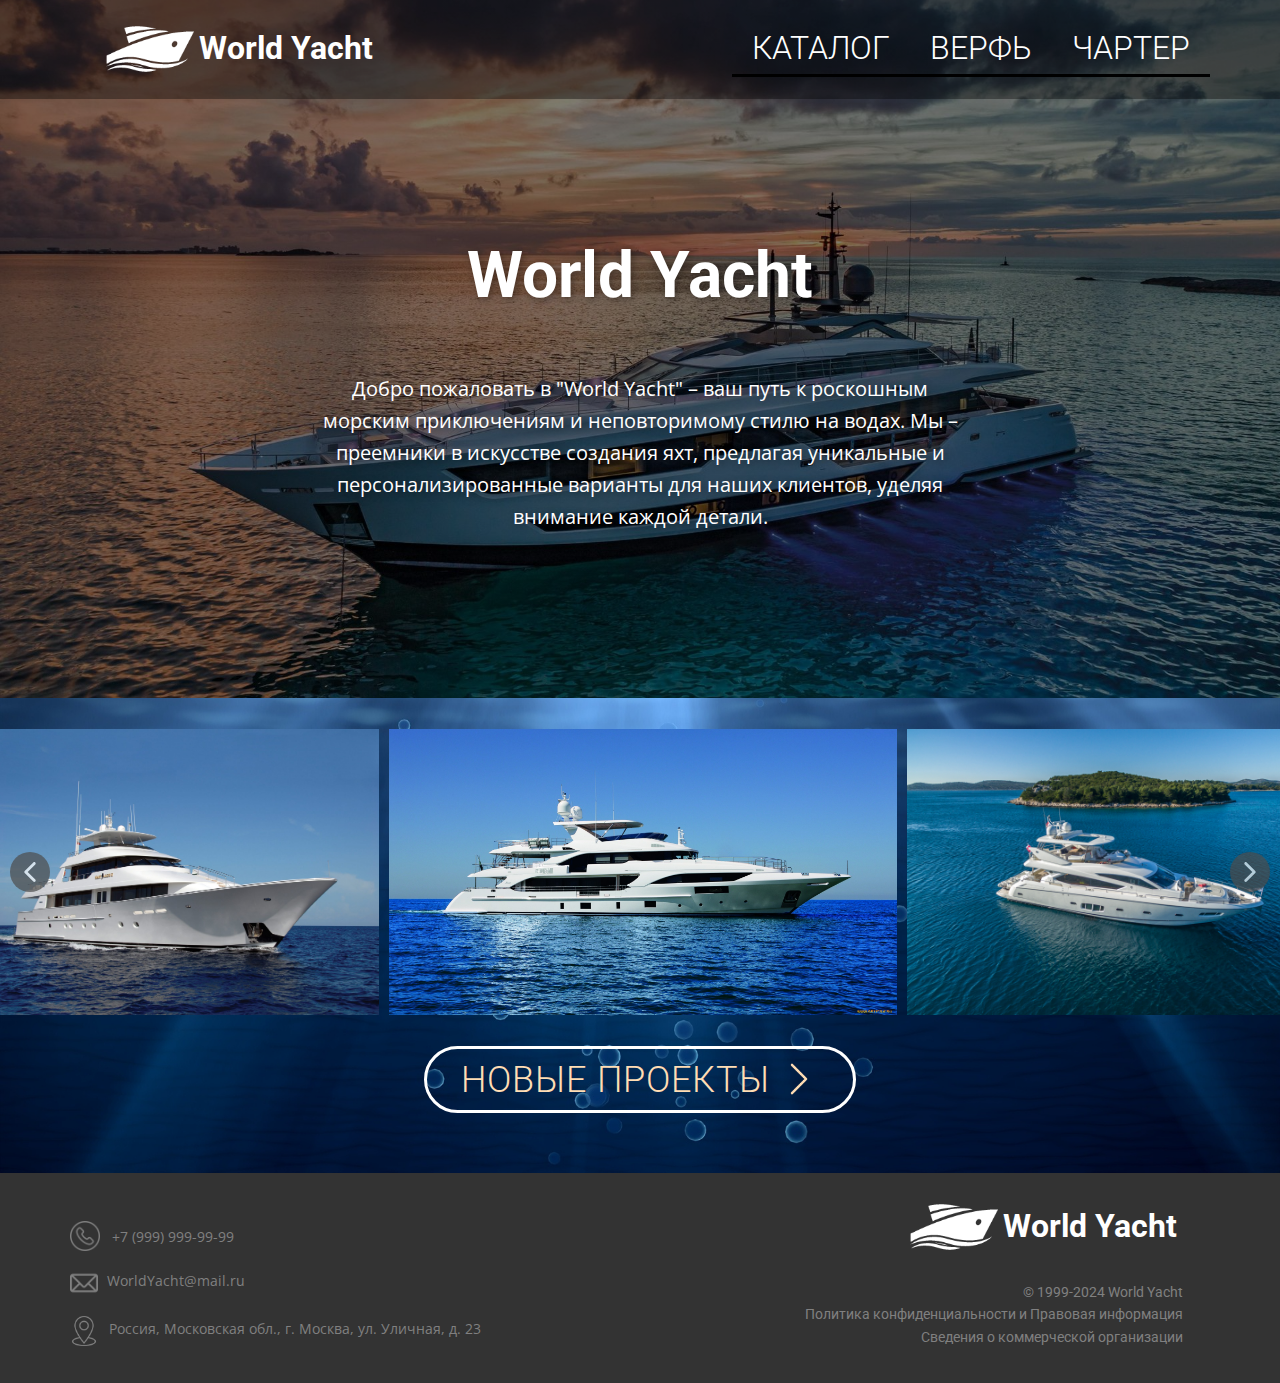
<file: index.html>
<!DOCTYPE html>
<html style="font-size: 16px;" lang="ru"><head>
    <meta name="viewport" content="width=device-width, initial-scale=1.0">
    <meta charset="utf-8">
    <meta name="keywords" content="World Yacht">
    <meta name="description" content="">
    <title>Главная</title>
    <link rel="stylesheet" href="style.css" media="screen">
    <link rel="stylesheet" href="Главная.css" media="screen">
        <script class="u-script" type="text/javascript" src="jquery.js" defer=""></script>
        <script class="u-script" type="text/javascript" src="javascript.js" defer=""></script>
        <meta name="generator" content="Nicepage 6.2.1, nicepage.com">
        <link id="u-theme-google-font" rel="stylesheet" href="https://fonts.googleapis.com/css?family=Roboto:100,100i,300,300i,400,400i,500,500i,700,700i,900,900i|Open+Sans:300,300i,400,400i,500,500i,600,600i,700,700i,800,800i">
       
    
    
    
    <script type="application/ld+json">{
		"@context": "http://schema.org",
		"@type": "Organization",
		"name": "Site1"
}</script>
    <meta name="theme-color" content="#478ac9">
    <meta property="og:title" content="Главная">
    <meta property="og:description" content="">
    <meta property="og:type" content="website">
  <meta data-intl-tel-input-cdn-path="intlTelInput/"></head>
  <body data-home-page="Главная.html" data-home-page-title="Главная" data-path-to-root="./" data-include-products="false" class="u-body u-overlap u-overlap-contrast u-xl-mode" data-lang="ru"><header class="u-clearfix u-custom-color-2 u-header u-header" id="sec-4113"><div class="u-clearfix u-sheet u-sheet-1">
        <nav class="u-menu u-menu-one-level u-offcanvas u-menu-1">
          <div class="menu-collapse" style="font-size: 2rem; letter-spacing: 0px; font-weight: 300;">
            <a class="u-button-style u-custom-active-color u-custom-left-right-menu-spacing u-custom-padding-bottom u-custom-text-active-color u-custom-text-color u-custom-text-decoration u-custom-text-hover-color u-custom-top-bottom-menu-spacing u-nav-link u-text-active-palette-1-base u-text-hover-palette-2-base" href="#">
              <svg class="u-svg-link" viewBox="0 0 24 24"><use xmlns:xlink="http://www.w3.org/1999/xlink" xlink:href="#menu-hamburger"></use></svg>
              <svg class="u-svg-content" version="1.1" id="menu-hamburger" viewBox="0 0 16 16" x="0px" y="0px" xmlns:xlink="http://www.w3.org/1999/xlink" xmlns="http://www.w3.org/2000/svg"><g><rect y="1" width="16" height="2"></rect><rect y="7" width="16" height="2"></rect><rect y="13" width="16" height="2"></rect>
</g></svg>
            </a>
          </div>
          <div class="u-custom-menu u-nav-container">
            <ul class="u-custom-font u-heading-font u-nav u-unstyled u-nav-1"><li class="u-nav-item"><a class="u-border-3 u-border-active-white u-border-black u-border-hover-grey-50 u-border-no-left u-border-no-right u-border-no-top u-button-style u-nav-link u-text-active-white u-text-body-alt-color u-text-hover-grey-50" href="КАТАЛОГ.html" style="padding: 10px 20px;">КАТАЛОГ</a>
</li><li class="u-nav-item"><a class="u-border-3 u-border-active-white u-border-black u-border-hover-grey-50 u-border-no-left u-border-no-right u-border-no-top u-button-style u-nav-link u-text-active-white u-text-body-alt-color u-text-hover-grey-50" href="ВЕРФЬ.html" style="padding: 10px 20px;">ВЕРФЬ</a>
</li><li class="u-nav-item"><a class="u-border-3 u-border-active-white u-border-black u-border-hover-grey-50 u-border-no-left u-border-no-right u-border-no-top u-button-style u-nav-link u-text-active-white u-text-body-alt-color u-text-hover-grey-50" href="КОНТАКТЫ.html" style="padding: 10px 20px;">ЧАРТЕР</a>
</li></ul>
          </div>
          <div class="u-custom-menu u-nav-container-collapse">
            <div class="u-black u-container-style u-inner-container-layout u-opacity u-opacity-95 u-sidenav">
              <div class="u-inner-container-layout u-sidenav-overflow">
                <div class="u-menu-close"></div>
                <ul class="u-align-center u-nav u-popupmenu-items u-unstyled u-nav-2"><li class="u-nav-item"><a class="u-button-style u-nav-link" href="КАТАЛОГ.html">КАТАЛОГ</a>
</li><li class="u-nav-item"><a class="u-button-style u-nav-link" href="ВЕРФЬ.html">ВЕРФЬ</a>
</li><li class="u-nav-item"><a class="u-button-style u-nav-link" href="КОНТАКТЫ.html">ЧАРТЕР</a>
</li></ul>
              </div>
            </div>
            <div class="u-black u-menu-overlay u-opacity u-opacity-70"></div>
          </div>
        </nav>
        <div class="u-container-style u-group u-group-1" data-href="Главная.html">
          <div class="u-container-layout u-container-layout-1">
            <img class="custom-expanded u-image u-image-contain u-image-default u-preserve-proportions u-image-1" src="images/pngwing.com61.png" alt="" data-image-width="512" data-image-height="512">
            <h2 class="u-text u-text-1">
              <a class="u-active-none u-border-none u-btn u-button-link u-button-style u-custom-font u-heading-font u-hover-none u-none u-text-body-alt-color u-btn-1" href="Главная.html">World Yacht</a>
            </h2>
          </div>
        </div>
      </div></header>
    <section class="u-align-center u-clearfix u-image u-shading u-section-1" id="sec-3527" data-image-width="2560" data-image-height="1705">
      <p class="u-custom-font u-heading-font u-text u-text-default u-text-1">World Yacht</p>
      <p class="u-heading-font u-text u-text-2"> Добро пожаловать в "World Yacht" – ваш путь к роскошным морским приключениям и неповторимому стилю на водах. Мы – преемники в искусстве создания яхт, предлагая уникальные и персонализированные варианты для наших клиентов, уделяя внимание каждой детали.</p>
    </section>
    <section class="u-align-center u-clearfix u-image u-lightbox u-section-2" id="sec-2304" data-image-width="5000" data-image-height="2815">
      <div class="custom-expanded u-expanded-width u-gallery u-layout-horizontal u-lightbox u-no-transition u-show-text-on-hover u-width-image u-gallery-1">
        <div class="u-gallery-inner"><div class="u-effect-fade u-effect-hover-zoom u-gallery-item u-gallery-item-1"><div class="u-back-slide" data-image-width="1920" data-image-height="1450"><img class="u-back-image u-back-image-1" src="images/otkrytye-tipy-1920x14501.jpg">
</div><div class="u-over-slide u-shading u-over-slide-1"></div>
</div><div class="u-effect-fade u-effect-hover-zoom u-gallery-item u-gallery-item-2"><div class="u-back-slide" data-image-width="1920" data-image-height="1080"><img class="u-back-image u-back-image-2" src="images/23329f795c1e1d2.jpg">
</div><div class="u-over-slide u-shading u-over-slide-2"></div>
</div><div class="u-effect-fade u-effect-hover-zoom u-gallery-item u-gallery-item-3"><div class="u-back-slide" data-image-width="1920" data-image-height="1280"><img class="u-back-image u-back-image-3" src="images/1644931589_5-fikiwiki-com-p-yakhti-krasivie-kartinki-6.jpg">
</div><div class="u-over-slide u-shading u-over-slide-3"></div>
</div><div class="u-effect-fade u-effect-hover-zoom u-gallery-item u-gallery-item-4"><div class="u-back-slide" data-image-width="1200" data-image-height="800"><img class="u-back-image u-back-image-4" src="images/303ea72f2600.jpg">
</div><div class="u-over-slide u-shading u-over-slide-4"></div>
</div><div class="u-effect-fade u-effect-hover-zoom u-gallery-item u-gallery-item-5"><div class="u-back-slide" data-image-width="1200" data-image-height="800"><img class="u-back-image u-back-image-5" src="images/1679528653_maina-club-p-sovetskaya-yakhta-krasivo-37.jpg">
</div><div class="u-over-slide u-shading u-over-slide-5"></div>
</div><div class="u-effect-fade u-effect-hover-zoom u-gallery-item u-gallery-item-6"><div class="u-back-slide" data-image-width="1200" data-image-height="675"><img class="u-back-image u-back-image-6" src="images/54ee3db0e1ca.jpg">
</div><div class="u-over-slide u-shading u-over-slide-6"></div>
</div></div>
        <a class="u-gallery-nav u-gallery-nav-prev u-grey-70 u-icon-circle u-opacity u-opacity-70 u-spacing-10 u-text-white u-gallery-nav-1" href="#" role="button">
          <span aria-hidden="true">
            <svg viewBox="0 0 451.847 451.847"><path d="M97.141,225.92c0-8.095,3.091-16.192,9.259-22.366L300.689,9.27c12.359-12.359,32.397-12.359,44.751,0
c12.354,12.354,12.354,32.388,0,44.748L173.525,225.92l171.903,171.909c12.354,12.354,12.354,32.391,0,44.744
c-12.354,12.365-32.386,12.365-44.745,0l-194.29-194.281C100.226,242.115,97.141,234.018,97.141,225.92z"></path></svg>
          </span>
          <span class="sr-only">
            <svg viewBox="0 0 451.847 451.847"><path d="M97.141,225.92c0-8.095,3.091-16.192,9.259-22.366L300.689,9.27c12.359-12.359,32.397-12.359,44.751,0
c12.354,12.354,12.354,32.388,0,44.748L173.525,225.92l171.903,171.909c12.354,12.354,12.354,32.391,0,44.744
c-12.354,12.365-32.386,12.365-44.745,0l-194.29-194.281C100.226,242.115,97.141,234.018,97.141,225.92z"></path></svg>
          </span>
        </a>
        <a class="u-absolute-vcenter u-gallery-nav u-gallery-nav-next u-grey-70 u-icon-circle u-opacity u-opacity-70 u-spacing-10 u-text-white u-gallery-nav-2" href="#" role="button">
          <span aria-hidden="true">
            <svg viewBox="0 0 451.846 451.847"><path d="M345.441,248.292L151.154,442.573c-12.359,12.365-32.397,12.365-44.75,0c-12.354-12.354-12.354-32.391,0-44.744
L278.318,225.92L106.409,54.017c-12.354-12.359-12.354-32.394,0-44.748c12.354-12.359,32.391-12.359,44.75,0l194.287,194.284
c6.177,6.18,9.262,14.271,9.262,22.366C354.708,234.018,351.617,242.115,345.441,248.292z"></path></svg>
          </span>
          <span class="sr-only">
            <svg viewBox="0 0 451.846 451.847"><path d="M345.441,248.292L151.154,442.573c-12.359,12.365-32.397,12.365-44.75,0c-12.354-12.354-12.354-32.391,0-44.744
L278.318,225.92L106.409,54.017c-12.354-12.359-12.354-32.394,0-44.748c12.354-12.359,32.391-12.359,44.75,0l194.287,194.284
c6.177,6.18,9.262,14.271,9.262,22.366C354.708,234.018,351.617,242.115,345.441,248.292z"></path></svg>
          </span>
        </a>
      </div>
      <a href="#" class="u-active-black u-border-3 u-border-hover-black u-border-white u-btn u-btn-round u-button-style u-custom-font u-heading-font u-hover-palette-5-dark-2 u-none u-radius u-text-custom-color-3 u-text-hover-custom-color-3 u-btn-1">новые проекты&nbsp;<span class="u-file-icon u-icon u-text-custom-color-3 u-icon-1"><img src="images/3106679-5f297c93.png" alt=""></span>
      </a>
    </section>
    
    
    
    <footer class="u-align-center u-clearfix u-footer u-grey-80 u-footer" id="sec-037c"><div class="u-clearfix u-sheet u-sheet-1">
        <div class="u-container-style u-group u-group-1" data-href="Главная.html">
          <div class="u-container-layout u-container-layout-1">
            <img class="custom-expanded u-image u-image-contain u-image-default u-preserve-proportions u-image-1" src="images/pngwing.com61.png" alt="" data-image-width="512" data-image-height="512">
            <h2 class="u-text u-text-1">
              <a class="u-active-none u-border-none u-btn u-button-link u-button-style u-custom-font u-heading-font u-hover-none u-none u-text-body-alt-color u-btn-1" href="Главная.html">World Yacht</a>
            </h2>
          </div>
        </div>
        <p class="u-align-left u-heading-font u-text u-text-grey-50 u-text-2"><span class="u-file-icon u-icon u-text-grey-50 u-icon-1"><img src="images/4041480-0ae93a6d.png" alt=""></span>&nbsp;​+7 (999) 999-99-99
        </p>
        <p class="u-align-left u-heading-font u-text u-text-grey-50 u-text-3"><span class="u-file-icon u-icon u-text-grey-50 u-icon-2"><img src="images/80599-50ffcbf0.png" alt=""></span>&nbsp;​WorldYacht@mail.ru
        </p>
        <p class="u-align-left u-heading-font u-text u-text-grey-50 u-text-4"><span class="u-file-icon u-icon u-text-grey-50 u-icon-3"><img src="images/5428986-76d00617.png" alt=""></span>&nbsp;​Россия, Московская обл., г. Москва, ул. Уличная, д. 23
        </p>
        <p class="u-align-right u-custom-font u-heading-font u-small-text u-text u-text-grey-50 u-text-variant u-text-5"> © 1999-2024 World Yacht<br>Политика конфиденциальности и Правовая информация<br>Сведения о коммерческой организации
        </p>
      </div></footer>
  
</body></html>
</file>
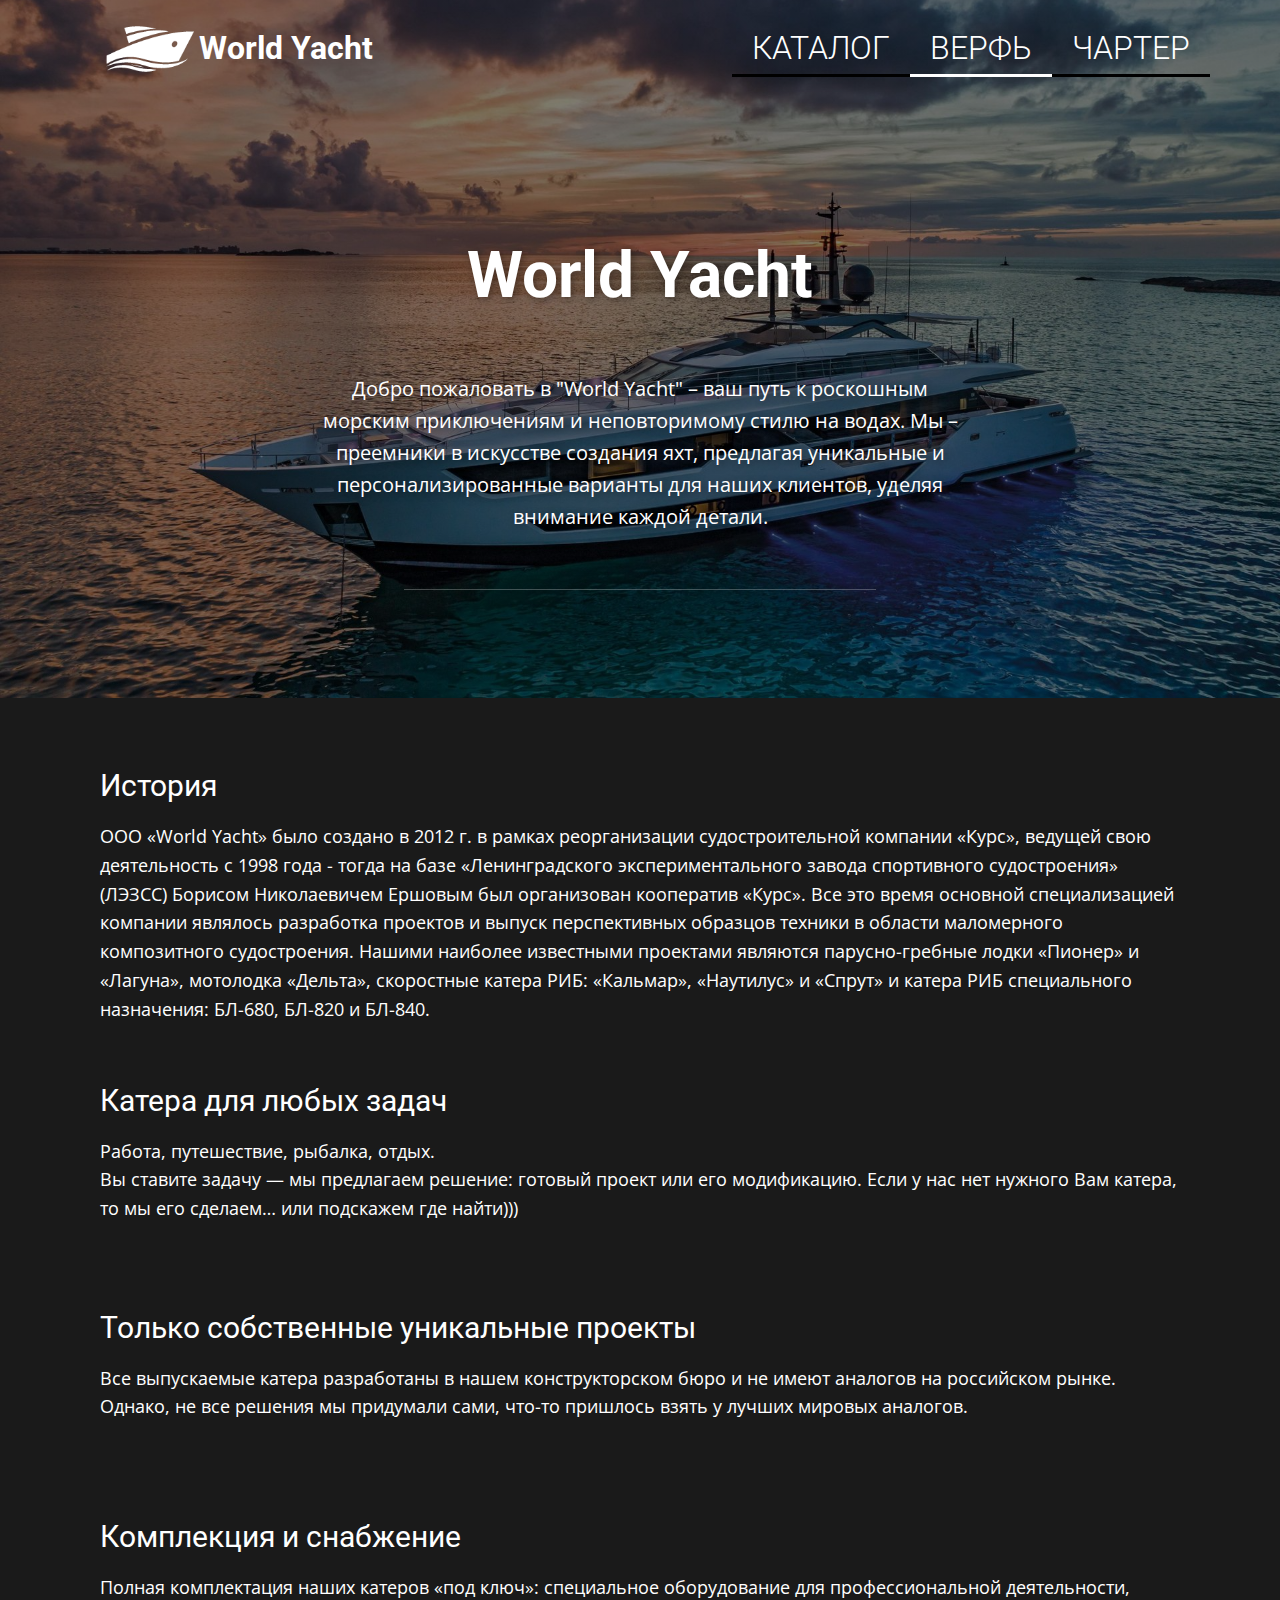
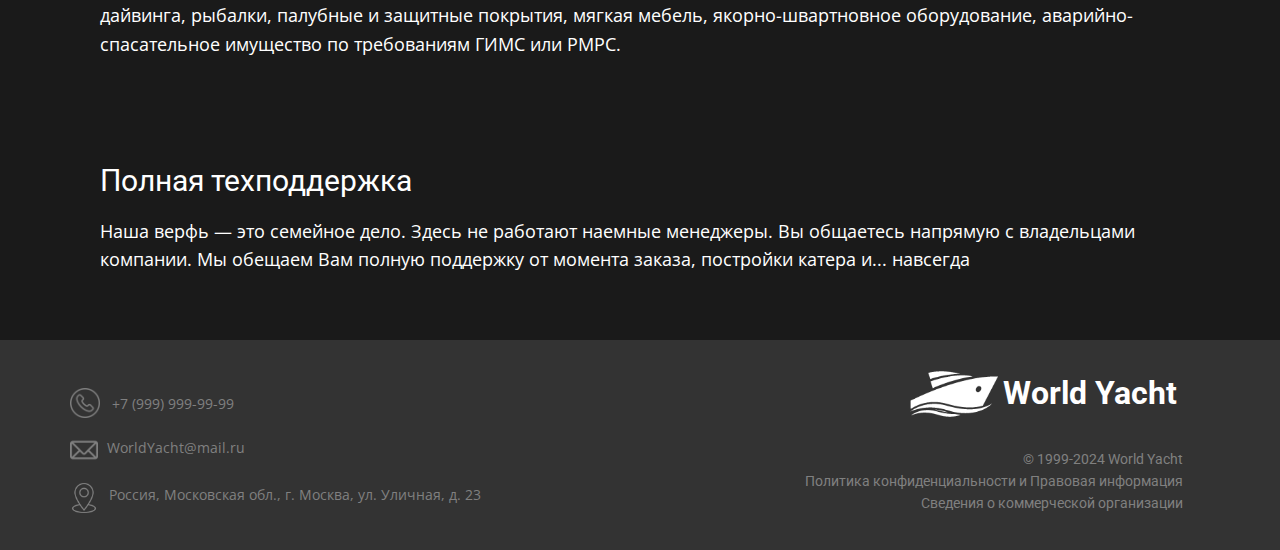
<file: ВЕРФЬ.html>
<!DOCTYPE html>
<html style="font-size: 16px;" lang="ru"><head>
    <meta name="viewport" content="width=device-width, initial-scale=1.0">
    <meta charset="utf-8">
    <meta name="keywords" content="World Yacht">
    <meta name="description" content="">
    <title>ВЕРФЬ</title>
    <link rel="stylesheet" href="style.css" media="screen">
<link rel="stylesheet" href="ВЕРФЬ.css" media="screen">
    <script class="u-script" type="text/javascript" src="jquery.js" defer=""></script>
    <script class="u-script" type="text/javascript" src="javascript.js" defer=""></script>
    <meta name="generator" content="Nicepage 6.2.1, nicepage.com">
    <link id="u-theme-google-font" rel="stylesheet" href="https://fonts.googleapis.com/css?family=Roboto:100,100i,300,300i,400,400i,500,500i,700,700i,900,900i|Open+Sans:300,300i,400,400i,500,500i,600,600i,700,700i,800,800i">
   
    
    
    
    <script type="application/ld+json">{
		"@context": "http://schema.org",
		"@type": "Organization",
		"name": "Site1"
}</script>
    <meta name="theme-color" content="#478ac9">
    <meta property="og:title" content="ВЕРФЬ">
    <meta property="og:description" content="">
    <meta property="og:type" content="website">
  <meta data-intl-tel-input-cdn-path="intlTelInput/"></head>
  <body data-path-to-root="./" data-include-products="false" class="u-body u-overlap u-overlap-contrast u-overlap-transparent u-xl-mode" data-lang="ru"><header class="u-clearfix u-custom-color-2 u-header u-header" id="sec-4113"><div class="u-clearfix u-sheet u-sheet-1">
        <nav class="u-menu u-menu-one-level u-offcanvas u-menu-1">
          <div class="menu-collapse" style="font-size: 2rem; letter-spacing: 0px; font-weight: 300;">
            <a class="u-button-style u-custom-active-color u-custom-left-right-menu-spacing u-custom-padding-bottom u-custom-text-active-color u-custom-text-color u-custom-text-decoration u-custom-text-hover-color u-custom-top-bottom-menu-spacing u-nav-link u-text-active-palette-1-base u-text-hover-palette-2-base" href="#">
              <svg class="u-svg-link" viewBox="0 0 24 24"><use xmlns:xlink="http://www.w3.org/1999/xlink" xlink:href="#menu-hamburger"></use></svg>
              <svg class="u-svg-content" version="1.1" id="menu-hamburger" viewBox="0 0 16 16" x="0px" y="0px" xmlns:xlink="http://www.w3.org/1999/xlink" xmlns="http://www.w3.org/2000/svg"><g><rect y="1" width="16" height="2"></rect><rect y="7" width="16" height="2"></rect><rect y="13" width="16" height="2"></rect>
</g></svg>
            </a>
          </div>
          <div class="u-custom-menu u-nav-container">
            <ul class="u-custom-font u-heading-font u-nav u-unstyled u-nav-1"><li class="u-nav-item"><a class="u-border-3 u-border-active-white u-border-black u-border-hover-grey-50 u-border-no-left u-border-no-right u-border-no-top u-button-style u-nav-link u-text-active-white u-text-body-alt-color u-text-hover-grey-50" href="КАТАЛОГ.html" style="padding: 10px 20px;">КАТАЛОГ</a>
</li><li class="u-nav-item"><a class="u-border-3 u-border-active-white u-border-black u-border-hover-grey-50 u-border-no-left u-border-no-right u-border-no-top u-button-style u-nav-link u-text-active-white u-text-body-alt-color u-text-hover-grey-50" href="ВЕРФЬ.html" style="padding: 10px 20px;">ВЕРФЬ</a>
</li><li class="u-nav-item"><a class="u-border-3 u-border-active-white u-border-black u-border-hover-grey-50 u-border-no-left u-border-no-right u-border-no-top u-button-style u-nav-link u-text-active-white u-text-body-alt-color u-text-hover-grey-50" href="КОНТАКТЫ.html" style="padding: 10px 20px;">ЧАРТЕР</a>
</li></ul>
          </div>
          <div class="u-custom-menu u-nav-container-collapse">
            <div class="u-black u-container-style u-inner-container-layout u-opacity u-opacity-95 u-sidenav">
              <div class="u-inner-container-layout u-sidenav-overflow">
                <div class="u-menu-close"></div>
                <ul class="u-align-center u-nav u-popupmenu-items u-unstyled u-nav-2"><li class="u-nav-item"><a class="u-button-style u-nav-link" href="КАТАЛОГ.html">КАТАЛОГ</a>
</li><li class="u-nav-item"><a class="u-button-style u-nav-link" href="ВЕРФЬ.html">ВЕРФЬ</a>
</li><li class="u-nav-item"><a class="u-button-style u-nav-link" href="КОНТАКТЫ.html">ЧАРТЕР</a>
</li></ul>
              </div>
            </div>
            <div class="u-black u-menu-overlay u-opacity u-opacity-70"></div>
          </div>
        </nav>
        <div class="u-container-style u-group u-group-1" data-href="Главная.html">
          <div class="u-container-layout u-container-layout-1">
            <img class="custom-expanded u-image u-image-contain u-image-default u-preserve-proportions u-image-1" src="images/pngwing.com61.png" alt="" data-image-width="512" data-image-height="512">
            <h2 class="u-text u-text-1">
              <a class="u-active-none u-border-none u-btn u-button-link u-button-style u-custom-font u-heading-font u-hover-none u-none u-text-body-alt-color u-btn-1" href="Главная.html">World Yacht</a>
            </h2>
          </div>
        </div>
      </div></header>
    <section class="u-align-center u-clearfix u-image u-shading u-section-1" id="sec-3527" data-image-width="2560" data-image-height="1705">
      <div class="u-clearfix u-sheet u-sheet-1">
        <p class="u-custom-font u-heading-font u-text u-text-default u-text-1">World Yacht</p>
        <p class="u-heading-font u-text u-text-2"> Добро пожаловать в "World Yacht" – ваш путь к роскошным морским приключениям и неповторимому стилю на водах. Мы – преемники в искусстве создания яхт, предлагая уникальные и персонализированные варианты для наших клиентов, уделяя внимание каждой детали.</p>
        <div class="u-border-1 u-border-white u-line u-line-horizontal u-opacity u-opacity-25 u-line-1"></div>
      </div>
    </section>
    <section class="skrollable u-clearfix u-grey-90 u-parallax u-section-2" id="sec-d762">
      <div class="u-clearfix u-sheet u-sheet-1">
        <div class="data-layout-selected u-clearfix u-expanded-width u-gutter-0 u-layout-wrap u-layout-wrap-1">
          <div class="u-layout">
            <div class="u-layout-col">
              <div class="u-container-style u-layout-cell u-size-30 u-layout-cell-1">
                <div class="u-container-layout u-container-layout-1">
                  <h2 class="u-text u-text-default u-text-1">История</h2>
                  <p class="u-text u-text-2"> ООО «World Yacht» было создано в 2012 г. в рамках реорганизации судостроительной компании «Курс», ведущей свою деятельность с 1998 года - тогда на базе «Ленинградского экспериментального завода спортивного судостроения» (ЛЭЗСС) Борисом Николаевичем Ершовым был организован кооператив «Курс». Все это время основной специализацией компании являлось разработка проектов и выпуск перспективных образцов техники в области маломерного композитного судостроения. Нашими наиболее известными проектами являются парусно-гребные лодки «Пионер» и «Лагуна», мотолодка «Дельта», скоростные катера РИБ: «Кальмар», «Наутилус» и «Спрут» и катера РИБ специального назначения: БЛ-680, БЛ-820 и БЛ-840.</p>
                </div>
              </div>
              <div class="u-container-style u-layout-cell u-size-30 u-layout-cell-2">
                <div class="u-container-layout u-valign-top u-container-layout-2">
                  <h2 class="u-text u-text-default u-text-3"> Катера для любых задач</h2>
                  <p class="u-text u-text-default u-text-4"> Работа, путешествие, рыбалка, отдых.<br>Вы ставите задачу — мы предлагаем решение: готовый проект или его модификацию. Если у нас нет нужного Вам катера, то мы его сделаем… или подскажем где найти)))
                  </p>
                </div>
              </div>
            </div>
          </div>
        </div>
        <div class="data-layout-selected u-clearfix u-expanded-width u-gutter-0 u-layout-wrap u-layout-wrap-2">
          <div class="u-layout">
            <div class="u-layout-col">
              <div class="u-container-style u-layout-cell u-size-20 u-layout-cell-3">
                <div class="u-container-layout u-valign-top u-container-layout-3">
                  <h2 class="u-text u-text-default u-text-5"> Только собственные уникальные проекты</h2>
                  <p class="u-text u-text-default u-text-6"> Все выпускаемые катера разработаны в нашем конструкторском бюро и не имеют аналогов на российском рынке. Однако, не все решения мы придумали сами, что-то пришлось взять у лучших мировых аналогов.</p>
                </div>
              </div>
              <div class="u-container-style u-layout-cell u-size-20 u-layout-cell-4">
                <div class="u-container-layout u-container-layout-4">
                  <h2 class="u-text u-text-7">Комплекция и снабжение</h2>
                  <p class="u-text u-text-default u-text-8"> Полная комплектация наших катеров «под ключ»: специальное оборудование для профессиональной деятельности, дайвинга, рыбалки, палубные и защитные покрытия, мягкая мебель, якорно-швартновное оборудование, аварийно-спасательное имущество по требованиям ГИМС или РМРС.</p>
                </div>
              </div>
              <div class="u-container-style u-layout-cell u-size-20 u-layout-cell-5">
                <div class="u-container-layout u-container-layout-5">
                  <h2 class="u-text u-text-default u-text-9">Полная техподдержка</h2>
                  <p class="u-text u-text-default u-text-10"> Наша верфь — это семейное дело. Здесь не работают наемные менеджеры. Вы общаетесь напрямую с владельцами компании. Мы обещаем Вам полную поддержку от момента заказа, постройки катера и... навсегда</p>
                </div>
              </div>
            </div>
          </div>
        </div>
      </div>
    </section>
    
    
    
    <footer class="u-align-center u-clearfix u-footer u-grey-80 u-footer" id="sec-037c"><div class="u-clearfix u-sheet u-sheet-1">
        <div class="u-container-style u-group u-group-1" data-href="Главная.html">
          <div class="u-container-layout u-container-layout-1">
            <img class="custom-expanded u-image u-image-contain u-image-default u-preserve-proportions u-image-1" src="images/pngwing.com61.png" alt="" data-image-width="512" data-image-height="512">
            <h2 class="u-text u-text-1">
              <a class="u-active-none u-border-none u-btn u-button-link u-button-style u-custom-font u-heading-font u-hover-none u-none u-text-body-alt-color u-btn-1" href="Главная.html">World Yacht</a>
            </h2>
          </div>
        </div>
        <p class="u-align-left u-heading-font u-text u-text-grey-50 u-text-2"><span class="u-file-icon u-icon u-text-grey-50 u-icon-1"><img src="images/4041480-0ae93a6d.png" alt=""></span>&nbsp;​+7 (999) 999-99-99
        </p>
        <p class="u-align-left u-heading-font u-text u-text-grey-50 u-text-3"><span class="u-file-icon u-icon u-text-grey-50 u-icon-2"><img src="images/80599-50ffcbf0.png" alt=""></span>&nbsp;​WorldYacht@mail.ru
        </p>
        <p class="u-align-left u-heading-font u-text u-text-grey-50 u-text-4"><span class="u-file-icon u-icon u-text-grey-50 u-icon-3"><img src="images/5428986-76d00617.png" alt=""></span>&nbsp;​Россия, Московская обл., г. Москва, ул. Уличная, д. 23
        </p>
        <p class="u-align-right u-custom-font u-heading-font u-small-text u-text u-text-grey-50 u-text-variant u-text-5"> © 1999-2024 World Yacht<br>Политика конфиденциальности и Правовая информация<br>Сведения о коммерческой организации
        </p>
      </div></footer>
  
</body></html>
</file>
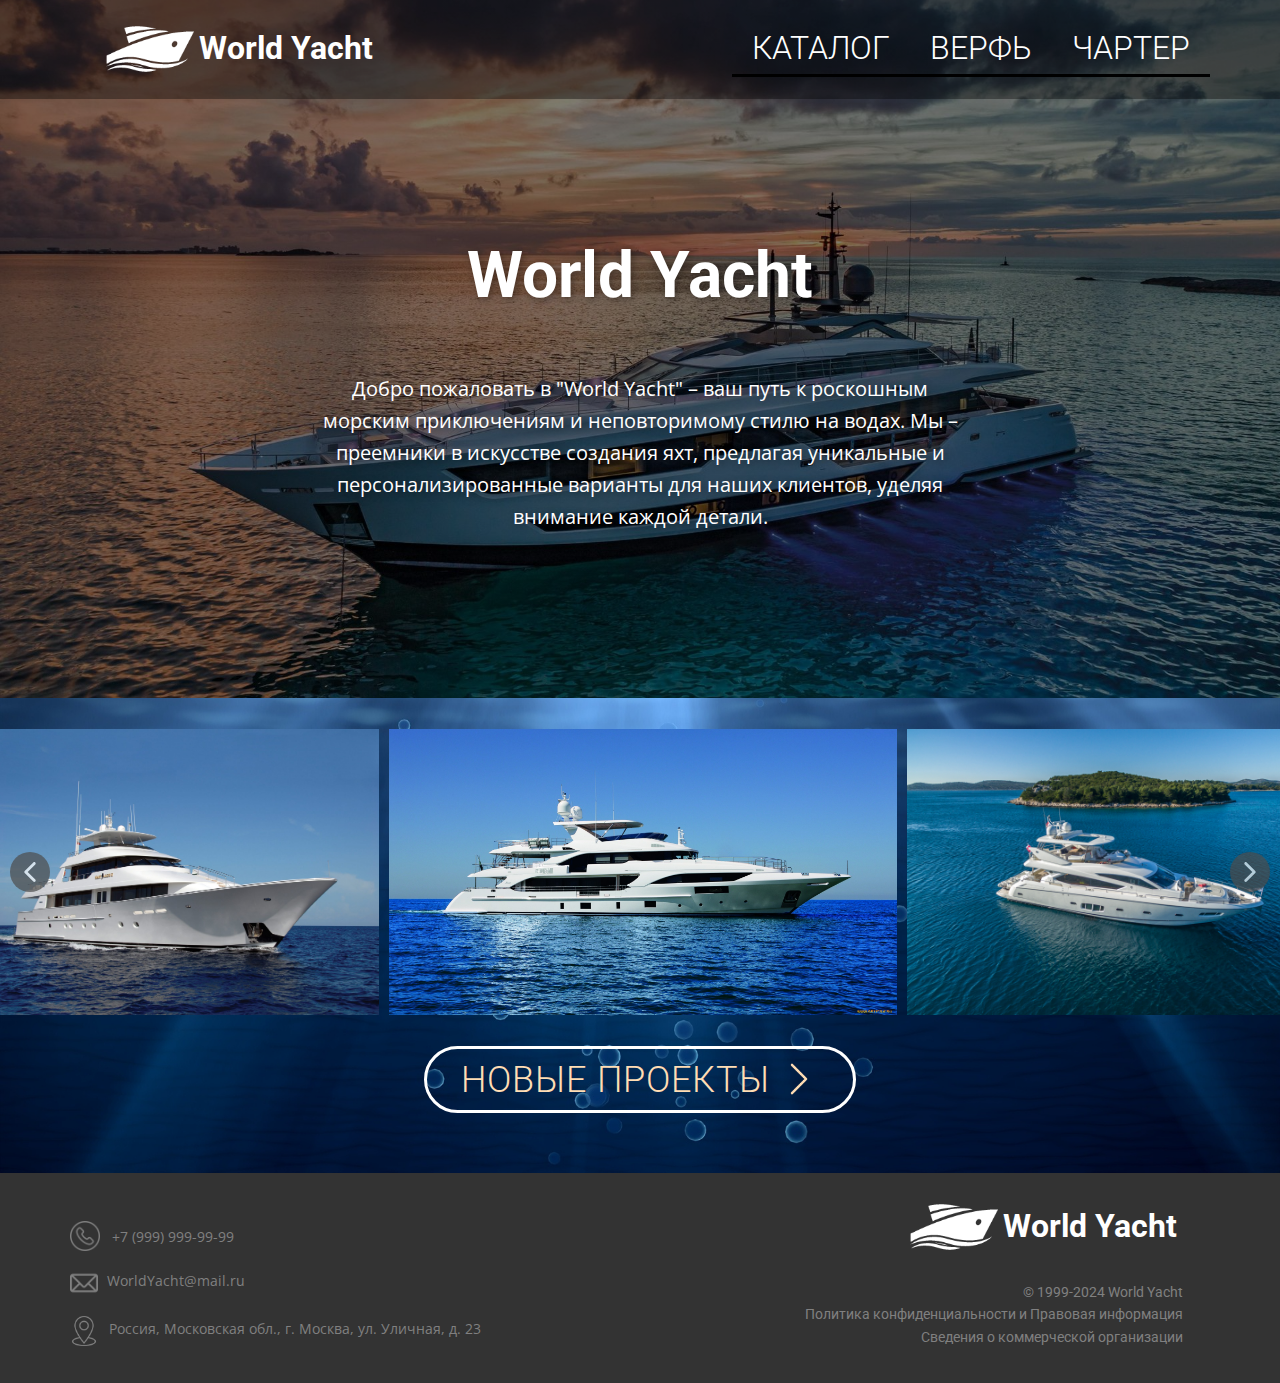
<file: Главная.html>
<!DOCTYPE html>
<html style="font-size: 16px;" lang="ru"><head>
    <meta name="viewport" content="width=device-width, initial-scale=1.0">
    <meta charset="utf-8">
    <meta name="keywords" content="World Yacht">
    <meta name="description" content="">
    <title>Главная</title>
    <link rel="stylesheet" href="style.css" media="screen">
<link rel="stylesheet" href="Главная.css" media="screen">
    <script class="u-script" type="text/javascript" src="jquery.js" defer=""></script>
    <script class="u-script" type="text/javascript" src="javascript.js" defer=""></script>
    <meta name="generator" content="Nicepage 6.2.1, nicepage.com">
    <link id="u-theme-google-font" rel="stylesheet" href="https://fonts.googleapis.com/css?family=Roboto:100,100i,300,300i,400,400i,500,500i,700,700i,900,900i|Open+Sans:300,300i,400,400i,500,500i,600,600i,700,700i,800,800i">
   
    
    
    
    <script type="application/ld+json">{
		"@context": "http://schema.org",
		"@type": "Organization",
		"name": "Site1"
}</script>
    <meta name="theme-color" content="#478ac9">
    <meta property="og:title" content="Главная">
    <meta property="og:description" content="">
    <meta property="og:type" content="website">
  <meta data-intl-tel-input-cdn-path="intlTelInput/"></head>
  <body data-path-to-root="./" data-include-products="false" class="u-body u-overlap u-overlap-contrast u-xl-mode" data-lang="ru"><header class="u-clearfix u-custom-color-2 u-header u-header" id="sec-4113"><div class="u-clearfix u-sheet u-sheet-1">
        <nav class="u-menu u-menu-one-level u-offcanvas u-menu-1">
          <div class="menu-collapse" style="font-size: 2rem; letter-spacing: 0px; font-weight: 300;">
            <a class="u-button-style u-custom-active-color u-custom-left-right-menu-spacing u-custom-padding-bottom u-custom-text-active-color u-custom-text-color u-custom-text-decoration u-custom-text-hover-color u-custom-top-bottom-menu-spacing u-nav-link u-text-active-palette-1-base u-text-hover-palette-2-base" href="#">
              <svg class="u-svg-link" viewBox="0 0 24 24"><use xmlns:xlink="http://www.w3.org/1999/xlink" xlink:href="#menu-hamburger"></use></svg>
              <svg class="u-svg-content" version="1.1" id="menu-hamburger" viewBox="0 0 16 16" x="0px" y="0px" xmlns:xlink="http://www.w3.org/1999/xlink" xmlns="http://www.w3.org/2000/svg"><g><rect y="1" width="16" height="2"></rect><rect y="7" width="16" height="2"></rect><rect y="13" width="16" height="2"></rect>
</g></svg>
            </a>
          </div>
          <div class="u-custom-menu u-nav-container">
            <ul class="u-custom-font u-heading-font u-nav u-unstyled u-nav-1"><li class="u-nav-item"><a class="u-border-3 u-border-active-white u-border-black u-border-hover-grey-50 u-border-no-left u-border-no-right u-border-no-top u-button-style u-nav-link u-text-active-white u-text-body-alt-color u-text-hover-grey-50" href="КАТАЛОГ.html" style="padding: 10px 20px;">КАТАЛОГ</a>
</li><li class="u-nav-item"><a class="u-border-3 u-border-active-white u-border-black u-border-hover-grey-50 u-border-no-left u-border-no-right u-border-no-top u-button-style u-nav-link u-text-active-white u-text-body-alt-color u-text-hover-grey-50" href="ВЕРФЬ.html" style="padding: 10px 20px;">ВЕРФЬ</a>
</li><li class="u-nav-item"><a class="u-border-3 u-border-active-white u-border-black u-border-hover-grey-50 u-border-no-left u-border-no-right u-border-no-top u-button-style u-nav-link u-text-active-white u-text-body-alt-color u-text-hover-grey-50" href="КОНТАКТЫ.html" style="padding: 10px 20px;">ЧАРТЕР</a>
</li></ul>
          </div>
          <div class="u-custom-menu u-nav-container-collapse">
            <div class="u-black u-container-style u-inner-container-layout u-opacity u-opacity-95 u-sidenav">
              <div class="u-inner-container-layout u-sidenav-overflow">
                <div class="u-menu-close"></div>
                <ul class="u-align-center u-nav u-popupmenu-items u-unstyled u-nav-2"><li class="u-nav-item"><a class="u-button-style u-nav-link" href="КАТАЛОГ.html">КАТАЛОГ</a>
</li><li class="u-nav-item"><a class="u-button-style u-nav-link" href="ВЕРФЬ.html">ВЕРФЬ</a>
</li><li class="u-nav-item"><a class="u-button-style u-nav-link" href="КОНТАКТЫ.html">ЧАРТЕР</a>
</li></ul>
              </div>
            </div>
            <div class="u-black u-menu-overlay u-opacity u-opacity-70"></div>
          </div>
        </nav>
        <div class="u-container-style u-group u-group-1" data-href="Главная.html">
          <div class="u-container-layout u-container-layout-1">
            <img class="custom-expanded u-image u-image-contain u-image-default u-preserve-proportions u-image-1" src="images/pngwing.com61.png" alt="" data-image-width="512" data-image-height="512">
            <h2 class="u-text u-text-1">
              <a class="u-active-none u-border-none u-btn u-button-link u-button-style u-custom-font u-heading-font u-hover-none u-none u-text-body-alt-color u-btn-1" href="Главная.html">World Yacht</a>
            </h2>
          </div>
        </div>
      </div></header>
    <section class="u-align-center u-clearfix u-image u-shading u-section-1" id="sec-3527" data-image-width="2560" data-image-height="1705">
      <p class="u-custom-font u-heading-font u-text u-text-default u-text-1">World Yacht</p>
      <p class="u-heading-font u-text u-text-2"> Добро пожаловать в "World Yacht" – ваш путь к роскошным морским приключениям и неповторимому стилю на водах. Мы – преемники в искусстве создания яхт, предлагая уникальные и персонализированные варианты для наших клиентов, уделяя внимание каждой детали.</p>
    </section>
    <section class="u-align-center u-clearfix u-image u-lightbox u-section-2" id="sec-2304" data-image-width="5000" data-image-height="2815">
      <div class="custom-expanded u-expanded-width u-gallery u-layout-horizontal u-lightbox u-no-transition u-show-text-on-hover u-width-image u-gallery-1">
        <div class="u-gallery-inner"><div class="u-effect-fade u-effect-hover-zoom u-gallery-item u-gallery-item-1"><div class="u-back-slide" data-image-width="1920" data-image-height="1450"><img class="u-back-image u-back-image-1" src="images/otkrytye-tipy-1920x14501.jpg">
</div><div class="u-over-slide u-shading u-over-slide-1"></div>
</div><div class="u-effect-fade u-effect-hover-zoom u-gallery-item u-gallery-item-2"><div class="u-back-slide" data-image-width="1920" data-image-height="1080"><img class="u-back-image u-back-image-2" src="images/23329f795c1e1d2.jpg">
</div><div class="u-over-slide u-shading u-over-slide-2"></div>
</div><div class="u-effect-fade u-effect-hover-zoom u-gallery-item u-gallery-item-3"><div class="u-back-slide" data-image-width="1920" data-image-height="1280"><img class="u-back-image u-back-image-3" src="images/1644931589_5-fikiwiki-com-p-yakhti-krasivie-kartinki-6.jpg">
</div><div class="u-over-slide u-shading u-over-slide-3"></div>
</div><div class="u-effect-fade u-effect-hover-zoom u-gallery-item u-gallery-item-4"><div class="u-back-slide" data-image-width="1200" data-image-height="800"><img class="u-back-image u-back-image-4" src="images/303ea72f2600.jpg">
</div><div class="u-over-slide u-shading u-over-slide-4"></div>
</div><div class="u-effect-fade u-effect-hover-zoom u-gallery-item u-gallery-item-5"><div class="u-back-slide" data-image-width="1200" data-image-height="800"><img class="u-back-image u-back-image-5" src="images/1679528653_maina-club-p-sovetskaya-yakhta-krasivo-37.jpg">
</div><div class="u-over-slide u-shading u-over-slide-5"></div>
</div><div class="u-effect-fade u-effect-hover-zoom u-gallery-item u-gallery-item-6"><div class="u-back-slide" data-image-width="1200" data-image-height="675"><img class="u-back-image u-back-image-6" src="images/54ee3db0e1ca.jpg">
</div><div class="u-over-slide u-shading u-over-slide-6"></div>
</div></div>
        <a class="u-gallery-nav u-gallery-nav-prev u-grey-70 u-icon-circle u-opacity u-opacity-70 u-spacing-10 u-text-white u-gallery-nav-1" href="#" role="button">
          <span aria-hidden="true">
            <svg viewBox="0 0 451.847 451.847"><path d="M97.141,225.92c0-8.095,3.091-16.192,9.259-22.366L300.689,9.27c12.359-12.359,32.397-12.359,44.751,0
c12.354,12.354,12.354,32.388,0,44.748L173.525,225.92l171.903,171.909c12.354,12.354,12.354,32.391,0,44.744
c-12.354,12.365-32.386,12.365-44.745,0l-194.29-194.281C100.226,242.115,97.141,234.018,97.141,225.92z"></path></svg>
          </span>
          <span class="sr-only">
            <svg viewBox="0 0 451.847 451.847"><path d="M97.141,225.92c0-8.095,3.091-16.192,9.259-22.366L300.689,9.27c12.359-12.359,32.397-12.359,44.751,0
c12.354,12.354,12.354,32.388,0,44.748L173.525,225.92l171.903,171.909c12.354,12.354,12.354,32.391,0,44.744
c-12.354,12.365-32.386,12.365-44.745,0l-194.29-194.281C100.226,242.115,97.141,234.018,97.141,225.92z"></path></svg>
          </span>
        </a>
        <a class="u-absolute-vcenter u-gallery-nav u-gallery-nav-next u-grey-70 u-icon-circle u-opacity u-opacity-70 u-spacing-10 u-text-white u-gallery-nav-2" href="#" role="button">
          <span aria-hidden="true">
            <svg viewBox="0 0 451.846 451.847"><path d="M345.441,248.292L151.154,442.573c-12.359,12.365-32.397,12.365-44.75,0c-12.354-12.354-12.354-32.391,0-44.744
L278.318,225.92L106.409,54.017c-12.354-12.359-12.354-32.394,0-44.748c12.354-12.359,32.391-12.359,44.75,0l194.287,194.284
c6.177,6.18,9.262,14.271,9.262,22.366C354.708,234.018,351.617,242.115,345.441,248.292z"></path></svg>
          </span>
          <span class="sr-only">
            <svg viewBox="0 0 451.846 451.847"><path d="M345.441,248.292L151.154,442.573c-12.359,12.365-32.397,12.365-44.75,0c-12.354-12.354-12.354-32.391,0-44.744
L278.318,225.92L106.409,54.017c-12.354-12.359-12.354-32.394,0-44.748c12.354-12.359,32.391-12.359,44.75,0l194.287,194.284
c6.177,6.18,9.262,14.271,9.262,22.366C354.708,234.018,351.617,242.115,345.441,248.292z"></path></svg>
          </span>
        </a>
      </div>
      <a href="#" class="u-active-black u-border-3 u-border-hover-black u-border-white u-btn u-btn-round u-button-style u-custom-font u-heading-font u-hover-palette-5-dark-2 u-none u-radius u-text-custom-color-3 u-text-hover-custom-color-3 u-btn-1">новые проекты&nbsp;<span class="u-file-icon u-icon u-text-custom-color-3 u-icon-1"><img src="images/3106679-5f297c93.png" alt=""></span>
      </a>
    </section>
    
    
    
    <footer class="u-align-center u-clearfix u-footer u-grey-80 u-footer" id="sec-037c"><div class="u-clearfix u-sheet u-sheet-1">
        <div class="u-container-style u-group u-group-1" data-href="Главная.html">
          <div class="u-container-layout u-container-layout-1">
            <img class="custom-expanded u-image u-image-contain u-image-default u-preserve-proportions u-image-1" src="images/pngwing.com61.png" alt="" data-image-width="512" data-image-height="512">
            <h2 class="u-text u-text-1">
              <a class="u-active-none u-border-none u-btn u-button-link u-button-style u-custom-font u-heading-font u-hover-none u-none u-text-body-alt-color u-btn-1" href="Главная.html">World Yacht</a>
            </h2>
          </div>
        </div>
        <p class="u-align-left u-heading-font u-text u-text-grey-50 u-text-2"><span class="u-file-icon u-icon u-text-grey-50 u-icon-1"><img src="images/4041480-0ae93a6d.png" alt=""></span>&nbsp;​+7 (999) 999-99-99
        </p>
        <p class="u-align-left u-heading-font u-text u-text-grey-50 u-text-3"><span class="u-file-icon u-icon u-text-grey-50 u-icon-2"><img src="images/80599-50ffcbf0.png" alt=""></span>&nbsp;​WorldYacht@mail.ru
        </p>
        <p class="u-align-left u-heading-font u-text u-text-grey-50 u-text-4"><span class="u-file-icon u-icon u-text-grey-50 u-icon-3"><img src="images/5428986-76d00617.png" alt=""></span>&nbsp;​Россия, Московская обл., г. Москва, ул. Уличная, д. 23
        </p>
        <p class="u-align-right u-custom-font u-heading-font u-small-text u-text u-text-grey-50 u-text-variant u-text-5"> © 1999-2024 World Yacht<br>Политика конфиденциальности и Правовая информация<br>Сведения о коммерческой организации
        </p>
      </div></footer>
  
</body></html>
</file>
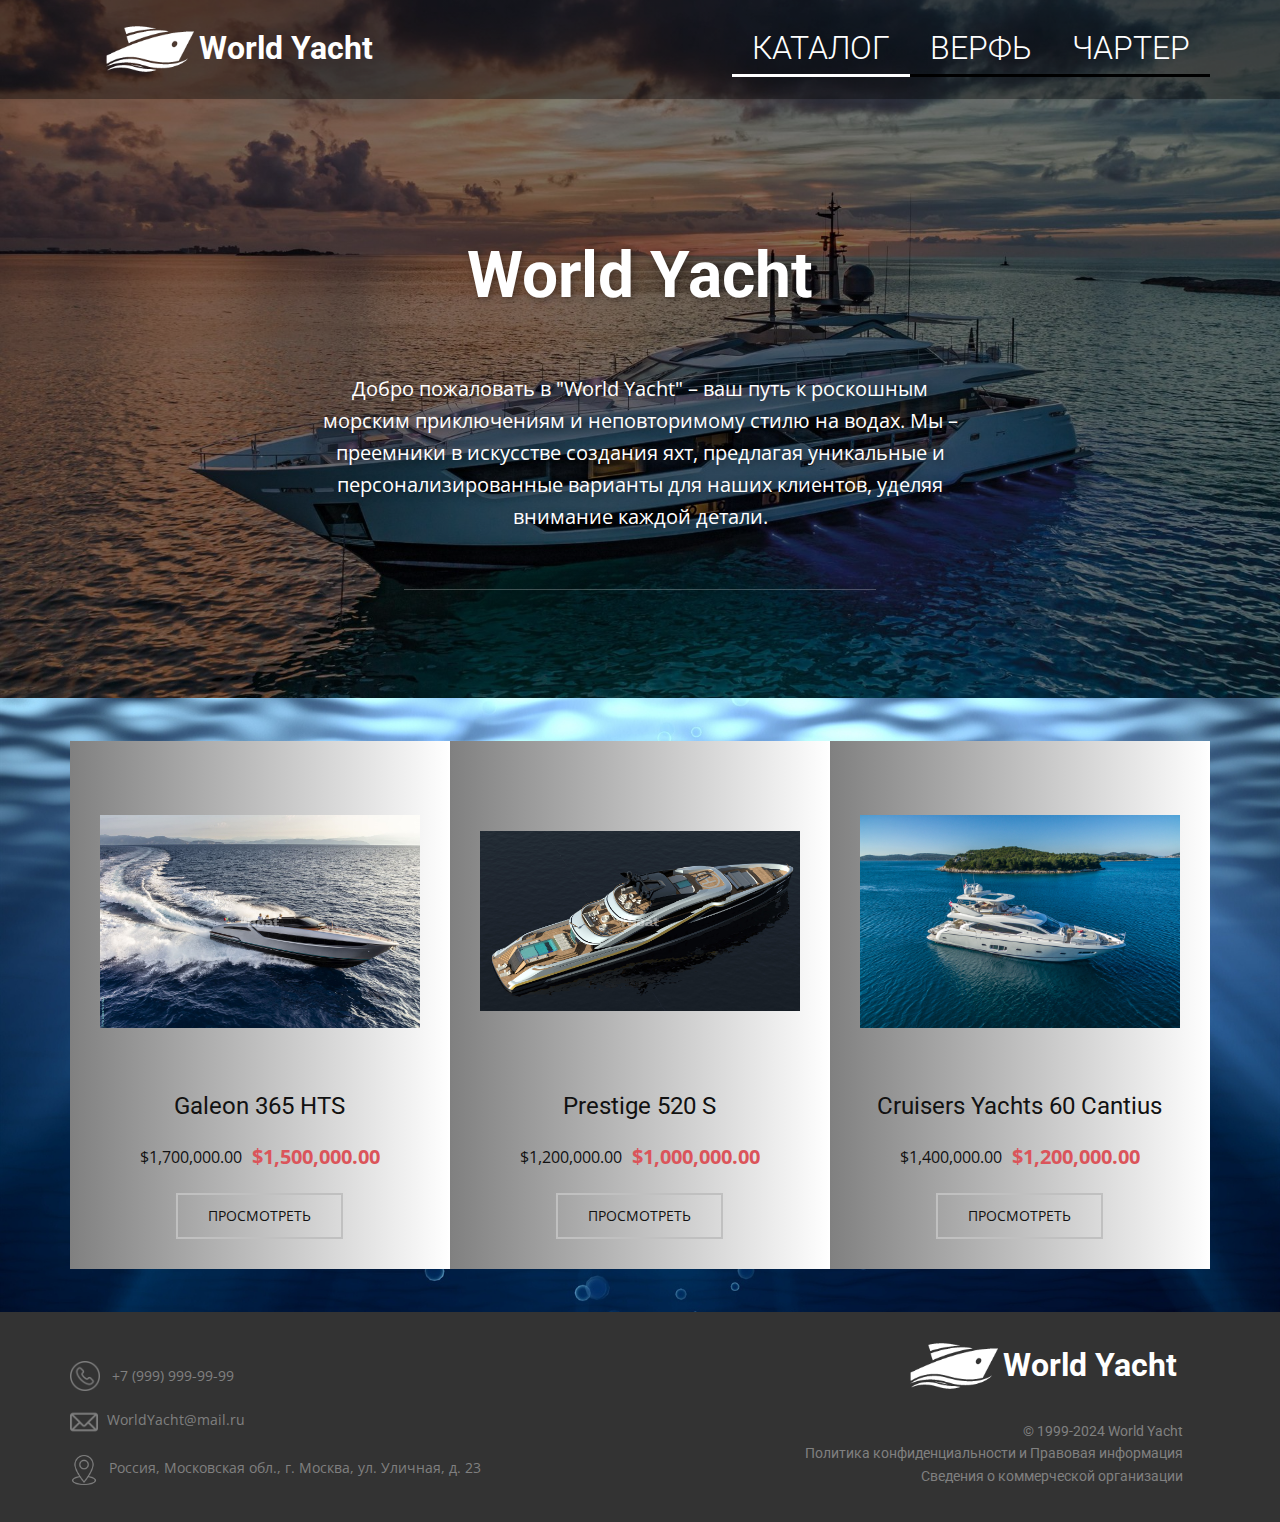
<file: КАТАЛОГ.html>
<!DOCTYPE html>
<html style="font-size: 16px;" lang="ru"><head>
    <meta name="viewport" content="width=device-width, initial-scale=1.0">
    <meta charset="utf-8">
    <meta name="keywords" content="World Yacht">
    <meta name="description" content="">
    <title>КАТАЛОГ</title>
    <link rel="stylesheet" href="style.css" media="screen">
<link rel="stylesheet" href="КАТАЛОГ.css" media="screen">
    <script class="u-script" type="text/javascript" src="jquery.js" defer=""></script>
    <script class="u-script" type="text/javascript" src="javascript.js" defer=""></script>
    <meta name="generator" content="Nicepage 6.2.1, nicepage.com">
    <link id="u-theme-google-font" rel="stylesheet" href="https://fonts.googleapis.com/css?family=Roboto:100,100i,300,300i,400,400i,500,500i,700,700i,900,900i|Open+Sans:300,300i,400,400i,500,500i,600,600i,700,700i,800,800i">
    
    
    
    
    <script type="application/ld+json">{
		"@context": "http://schema.org",
		"@type": "Organization",
		"name": "Site1"
}</script>
    <meta name="theme-color" content="#478ac9">
    <meta property="og:title" content="КАТАЛОГ">
    <meta property="og:description" content="">
    <meta property="og:type" content="website">
  <meta data-intl-tel-input-cdn-path="intlTelInput/"></head>
  <body data-path-to-root="./" data-include-products="false" class="u-body u-overlap u-overlap-contrast u-xl-mode" data-lang="ru"><header class="u-clearfix u-custom-color-2 u-header u-header" id="sec-4113"><div class="u-clearfix u-sheet u-sheet-1">
        <nav class="u-menu u-menu-one-level u-offcanvas u-menu-1">
          <div class="menu-collapse" style="font-size: 2rem; letter-spacing: 0px; font-weight: 300;">
            <a class="u-button-style u-custom-active-color u-custom-left-right-menu-spacing u-custom-padding-bottom u-custom-text-active-color u-custom-text-color u-custom-text-decoration u-custom-text-hover-color u-custom-top-bottom-menu-spacing u-nav-link u-text-active-palette-1-base u-text-hover-palette-2-base" href="#">
              <svg class="u-svg-link" viewBox="0 0 24 24"><use xmlns:xlink="http://www.w3.org/1999/xlink" xlink:href="#menu-hamburger"></use></svg>
              <svg class="u-svg-content" version="1.1" id="menu-hamburger" viewBox="0 0 16 16" x="0px" y="0px" xmlns:xlink="http://www.w3.org/1999/xlink" xmlns="http://www.w3.org/2000/svg"><g><rect y="1" width="16" height="2"></rect><rect y="7" width="16" height="2"></rect><rect y="13" width="16" height="2"></rect>
</g></svg>
            </a>
          </div>
          <div class="u-custom-menu u-nav-container">
            <ul class="u-custom-font u-heading-font u-nav u-unstyled u-nav-1"><li class="u-nav-item"><a class="u-border-3 u-border-active-white u-border-black u-border-hover-grey-50 u-border-no-left u-border-no-right u-border-no-top u-button-style u-nav-link u-text-active-white u-text-body-alt-color u-text-hover-grey-50" href="КАТАЛОГ.html" style="padding: 10px 20px;">КАТАЛОГ</a>
</li><li class="u-nav-item"><a class="u-border-3 u-border-active-white u-border-black u-border-hover-grey-50 u-border-no-left u-border-no-right u-border-no-top u-button-style u-nav-link u-text-active-white u-text-body-alt-color u-text-hover-grey-50" href="ВЕРФЬ.html" style="padding: 10px 20px;">ВЕРФЬ</a>
</li><li class="u-nav-item"><a class="u-border-3 u-border-active-white u-border-black u-border-hover-grey-50 u-border-no-left u-border-no-right u-border-no-top u-button-style u-nav-link u-text-active-white u-text-body-alt-color u-text-hover-grey-50" href="КОНТАКТЫ.html" style="padding: 10px 20px;">ЧАРТЕР</a>
</li></ul>
          </div>
          <div class="u-custom-menu u-nav-container-collapse">
            <div class="u-black u-container-style u-inner-container-layout u-opacity u-opacity-95 u-sidenav">
              <div class="u-inner-container-layout u-sidenav-overflow">
                <div class="u-menu-close"></div>
                <ul class="u-align-center u-nav u-popupmenu-items u-unstyled u-nav-2"><li class="u-nav-item"><a class="u-button-style u-nav-link" href="КАТАЛОГ.html">КАТАЛОГ</a>
</li><li class="u-nav-item"><a class="u-button-style u-nav-link" href="ВЕРФЬ.html">ВЕРФЬ</a>
</li><li class="u-nav-item"><a class="u-button-style u-nav-link" href="КОНТАКТЫ.html">ЧАРТЕР</a>
</li></ul>
              </div>
            </div>
            <div class="u-black u-menu-overlay u-opacity u-opacity-70"></div>
          </div>
        </nav>
        <div class="u-container-style u-group u-group-1" data-href="Главная.html">
          <div class="u-container-layout u-container-layout-1">
            <img class="custom-expanded u-image u-image-contain u-image-default u-preserve-proportions u-image-1" src="images/pngwing.com61.png" alt="" data-image-width="512" data-image-height="512">
            <h2 class="u-text u-text-1">
              <a class="u-active-none u-border-none u-btn u-button-link u-button-style u-custom-font u-heading-font u-hover-none u-none u-text-body-alt-color u-btn-1" href="Главная.html">World Yacht</a>
            </h2>
          </div>
        </div>
      </div></header>
    <section class="u-align-center u-clearfix u-image u-shading u-section-1" id="sec-3527" data-image-width="2560" data-image-height="1705">
      <div class="u-clearfix u-sheet u-sheet-1">
        <p class="u-custom-font u-heading-font u-text u-text-default u-text-1">World Yacht</p>
        <p class="u-heading-font u-text u-text-2"> Добро пожаловать в "World Yacht" – ваш путь к роскошным морским приключениям и неповторимому стилю на водах. Мы – преемники в искусстве создания яхт, предлагая уникальные и персонализированные варианты для наших клиентов, уделяя внимание каждой детали.</p>
        <div class="u-border-1 u-border-white u-line u-line-horizontal u-opacity u-opacity-25 u-line-1"></div>
      </div>
    </section>
    <section class="u-align-center u-clearfix u-image u-section-2" id="sec-4a63" data-image-width="1776" data-image-height="1000">
      <div class="u-clearfix u-sheet u-valign-middle u-sheet-1"><!--products--><!--products_options_json--><!--{"type":"Recent","source":"","tags":"","count":""}--><!--/products_options_json-->
        <div class="u-expanded-width u-products u-products-1" data-site-sorting-prop="created" data-site-sorting-order="desc" data-items-per-page="3" data-products-datasource="site" data-products-id="1">
          <div class="has-categories-listbox u-list-control"></div>
          <div class="u-repeater u-repeater-1">
            <!--product_item--><div class="u-align-center u-container-style u-gradient u-products-item u-repeater-item u-repeater-item-1" data-product-id="2">
              <div class="u-container-layout u-similar-container u-valign-top u-container-layout-1"><!--product_image-->
                <a class="u-product-title-link" href="products/galeon-365-hts.html"><img alt="" class="u-expanded-width u-image u-image-contain u-image-default u-product-control u-image-1" src="images/303ea72f2600.jpg"></a><!--/product_image--><!--product_title-->
                <h4 class="u-product-control u-text u-text-1">
                  <a class="u-product-title-link" href="products/galeon-365-hts.html">Galeon 365 HTS</a>
                </h4><!--/product_title--><!--product_price-->
                <div class="u-product-control u-product-price u-product-price-1" data-add-zero-cents="true">
                  <div class="u-price-wrapper u-spacing-10"><!--product_old_price-->
                    <div class="u-old-price">$1,700,000.00</div><!--/product_old_price--><!--product_regular_price-->
                    <div class="u-price u-text-palette-2-base" style="font-size: 1.25rem; font-weight: 700;">$1,500,000.00</div><!--/product_regular_price-->
                  </div>
                </div><!--/product_price--><!--product_button--><!--options_json--><!--{"clickType":"go-to-page","content":"Просмотреть"}--><!--/options_json-->
                <a href="products/galeon-365-hts.html" class="u-border-2 u-border-grey-25 u-btn u-btn-rectangle u-button-style u-none u-product-control u-text-body-color u-btn-1" data-product-button-click-type="go-to-page"><!--product_button_content-->Просмотреть<!--/product_button_content--></a><!--/product_button-->
              </div>
            </div><!--/product_item--><!--product_item--><div class="u-align-center u-container-style u-gradient u-products-item u-repeater-item u-repeater-item-2" data-product-id="3">
              <div class="u-container-layout u-similar-container u-valign-top u-container-layout-2"><!--product_image-->
                <a class="u-product-title-link" href="products/prestige-520-s.html"><img alt="" class="u-expanded-width u-image u-image-contain u-image-default u-product-control u-image-2" src="images/54ee3db0e1ca.jpg"></a><!--/product_image--><!--product_title-->
                <h4 class="u-product-control u-text u-text-2">
                  <a class="u-product-title-link" href="products/prestige-520-s.html">Prestige 520 S</a>
                </h4><!--/product_title--><!--product_price-->
                <div class="u-product-control u-product-price u-product-price-2" data-add-zero-cents="true">
                  <div class="u-price-wrapper u-spacing-10"><!--product_old_price-->
                    <div class="u-old-price">$1,200,000.00</div><!--/product_old_price--><!--product_regular_price-->
                    <div class="u-price u-text-palette-2-base" style="font-size: 1.25rem; font-weight: 700;">$1,000,000.00</div><!--/product_regular_price-->
                  </div>
                </div><!--/product_price--><!--product_button--><!--options_json--><!--{"clickType":"go-to-page","content":"Просмотреть"}--><!--/options_json-->
                <a href="products/prestige-520-s.html" class="u-border-2 u-border-grey-25 u-btn u-btn-rectangle u-button-style u-none u-product-control u-text-body-color u-btn-2" data-product-button-click-type="go-to-page"><!--product_button_content-->Просмотреть<!--/product_button_content--></a><!--/product_button-->
              </div>
            </div><!--/product_item--><!--product_item--><div class="u-align-center u-container-style u-gradient u-products-item u-repeater-item u-repeater-item-3" data-product-id="4">
              <div class="u-container-layout u-similar-container u-valign-top u-container-layout-3"><!--product_image-->
                <a class="u-product-title-link" href="products/cruisers-yachts-60-cantius.html"><img alt="" class="u-expanded-width u-image u-image-contain u-image-default u-product-control u-image-3" src="images/1644931589_5-fikiwiki-com-p-yakhti-krasivie-kartinki-6.jpg"></a><!--/product_image--><!--product_title-->
                <h4 class="u-product-control u-text u-text-3">
                  <a class="u-product-title-link" href="products/cruisers-yachts-60-cantius.html">Cruisers Yachts 60 Cantius</a>
                </h4><!--/product_title--><!--product_price-->
                <div class="u-product-control u-product-price u-product-price-3" data-add-zero-cents="true">
                  <div class="u-price-wrapper u-spacing-10"><!--product_old_price-->
                    <div class="u-old-price">$1,400,000.00</div><!--/product_old_price--><!--product_regular_price-->
                    <div class="u-price u-text-palette-2-base" style="font-size: 1.25rem; font-weight: 700;">$1,200,000.00</div><!--/product_regular_price-->
                  </div>
                </div><!--/product_price--><!--product_button--><!--options_json--><!--{"clickType":"go-to-page","content":"Просмотреть"}--><!--/options_json-->
                <a href="products/cruisers-yachts-60-cantius.html" class="u-border-2 u-border-grey-25 u-btn u-btn-rectangle u-button-style u-none u-product-control u-text-body-color u-btn-3" data-product-button-click-type="go-to-page"><!--product_button_content-->Просмотреть<!--/product_button_content--></a><!--/product_button-->
              </div>
            </div><!--/product_item-->
            
            
          </div>
          <div class="u-list-control"></div>
        </div><!--/products-->
      </div>
    </section>
    
    
    
    <footer class="u-align-center u-clearfix u-footer u-grey-80 u-footer" id="sec-037c"><div class="u-clearfix u-sheet u-sheet-1">
        <div class="u-container-style u-group u-group-1" data-href="Главная.html">
          <div class="u-container-layout u-container-layout-1">
            <img class="custom-expanded u-image u-image-contain u-image-default u-preserve-proportions u-image-1" src="images/pngwing.com61.png" alt="" data-image-width="512" data-image-height="512">
            <h2 class="u-text u-text-1">
              <a class="u-active-none u-border-none u-btn u-button-link u-button-style u-custom-font u-heading-font u-hover-none u-none u-text-body-alt-color u-btn-1" href="Главная.html">World Yacht</a>
            </h2>
          </div>
        </div>
        <p class="u-align-left u-heading-font u-text u-text-grey-50 u-text-2"><span class="u-file-icon u-icon u-text-grey-50 u-icon-1"><img src="images/4041480-0ae93a6d.png" alt=""></span>&nbsp;​+7 (999) 999-99-99
        </p>
        <p class="u-align-left u-heading-font u-text u-text-grey-50 u-text-3"><span class="u-file-icon u-icon u-text-grey-50 u-icon-2"><img src="images/80599-50ffcbf0.png" alt=""></span>&nbsp;​WorldYacht@mail.ru
        </p>
        <p class="u-align-left u-heading-font u-text u-text-grey-50 u-text-4"><span class="u-file-icon u-icon u-text-grey-50 u-icon-3"><img src="images/5428986-76d00617.png" alt=""></span>&nbsp;​Россия, Московская обл., г. Москва, ул. Уличная, д. 23
        </p>
        <p class="u-align-right u-custom-font u-heading-font u-small-text u-text u-text-grey-50 u-text-variant u-text-5"> © 1999-2024 World Yacht<br>Политика конфиденциальности и Правовая информация<br>Сведения о коммерческой организации
        </p>
      </div></footer>
  <section class="u-black u-clearfix u-container-style u-dialog-block u-opacity u-opacity-70 u-payment-dialog u-valign-middle u-dialog-section-5" id="sec-40ad">
      <div class="u-align-center u-container-style u-dialog u-radius-25 u-shape-round u-white u-dialog-1">
        <div class="u-container-layout u-valign-top u-container-layout-1">
          <h5 class="u-align-left u-text u-text-1">Buy Now</h5>
          <div class="u-expanded-width u-products u-products-1" data-site-sorting-prop="created" data-site-sorting-order="desc" data-items-per-page="1">
            <div class="u-list-control"></div>
            <div class="u-repeater u-repeater-1">
              <!--product_item--><div class="u-container-style u-products-item u-repeater-item">
                <div class="u-container-layout u-similar-container u-container-layout-2">
                  <h5 class="u-align-left u-product-control u-text u-text-2">
                    <a class="u-product-title-link" href="#">Product 1 Title</a>
                  </h5>
                  <div class="u-align-left u-product-control u-product-desc u-text u-text-3">
                    <p>Sample text. Lorem ipsum dolor sit amet, consectetur adipiscing elit nullam nunc justo sagittis suscipit ultrices.</p>
                  </div>
                  <div class="u-align-left u-product-control u-product-quantity u-product-quantity-1">
                    <div class="u-hidden u-quantity-label">Quantity</div>
                    <div class="u-border-1 u-border-grey-30 u-quantity-input u-radius-50">
                      <a class="disabled minus u-button-style u-quantity-button u-text-body-color">
                        <svg xmlns="http://www.w3.org/2000/svg" viewBox="0 0 16 16"><path d="m 4 8 h 8" fill="none" stroke="currentColor" stroke-width="1" fill-rule="evenodd"></path></svg>
                      </a>
                      <input class="u-input" type="text" value="1" pattern="[0-9]+">
                      <a class="plus u-button-style u-quantity-button u-text-body-color">
                        <svg xmlns="http://www.w3.org/2000/svg" viewBox="0 0 16 16"><path d="m 4 8 h 8 M 8 4 v 8" fill="none" stroke="currentColor" stroke-width="1" fill-rule="evenodd"></path></svg>
                      </a>
                    </div>
                  </div>
                  <div data-add-zero-cents="true" class="u-align-left u-product-control u-product-price u-product-price-1">
                    <div class="u-price-wrapper u-spacing-10">
                      <div class="u-old-price" style="text-decoration: line-through !important;">$20</div>
                      <div class="u-price" style="font-size: 1.25rem; font-weight: 700;">$17</div>
                    </div>
                  </div>
                </div>
              </div><!--/product_item-->
            </div>
            <div class="u-list-control"></div>
          </div>
          <div class="u-expanded-width u-payment-services u-tab-links-align-justify u-tab-payment u-tab-vertical u-tabs u-payment-services-1" data-payment-order-approved-message="Your order has been approved. Thank you!" data-payment-order-cancelled-message="Unable to process your order. Please try again later.">
            <ul class="u-tab-list u-unstyled" role="tablist"><li class="u-tab-item" role="presentation"><a class="active u-active-grey-10 u-button-style u-payment-paypal u-tab-link u-text-body-color" id="link-tab-9cb3" href="#tab-9cb3" role="tab" aria-controls="tab-9cb3" aria-selected="true"><input type="radio" class="u-field-input u-grey-15 u-radius-15" name="payment-group" checked="checked"><span>Paypal</span><svg class="u-svg-content" xmlns="http://www.w3.org/2000/svg" x="0px" y="0px"><path fill="#009EE3" d="M11,5.9H18c3.8,0,5.2,1.9,4.9,4.7c-0.3,4.7-3.2,7.2-6.9,7.2h-1.9c-0.5,0-0.8,0.3-0.9,1.3l-0.8,4.3
  c-0.1,0.3-0.2,0.5-0.5,0.6H7.6c-0.4,0-0.5-0.3-0.4-1l2.6-16C9.9,6.3,10.2,5.9,11,5.9z"></path><path fill="#113984" d="M6.7,0h7.1c2,0,4.3,0.1,5.9,1.5c1.1,0.9,1.6,2.4,1.5,4c-0.4,5.4-3.7,8.5-8,8.5H9.6c-0.6,0-0.9,0.4-1.2,1.5
  l-0.9,5.1C7.4,21,7.3,21.3,7,21.3H2.6C2,21.3,1.9,21,2,20.1L5.2,1.3C5.3,0.4,5.7,0,6.7,0z"></path><path fill="#172C70" d="M8.6,14.8l1.3-7.9c0.1-0.7,0.5-1,1.3-1h7.1c1.2,0,2.1,0.2,2.8,0.5c-0.7,4.8-3.8,7.5-7.9,7.5H9.6
  C9.1,13.9,8.8,14.1,8.6,14.8z"></path></svg>
</a>
</li><li class="u-tab-item" role="presentation"><a class="u-active-grey-10 u-button-style u-payment-stripe u-tab-link u-text-body-color" id="link-tab-ab80" href="#tab-ab80" role="tab" aria-controls="tab-ab80" aria-selected="false"><input type="radio" class="u-field-input u-grey-15 u-radius-15" name="payment-group"><span>Stripe</span><svg class="u-svg-content" xmlns="http://www.w3.org/2000/svg" x="0px" y="0px" viewBox="0 0 24 24"><path fill="#635BFF" d="M14,9.2c-2.3-0.8-3.4-1.5-3.4-2.4c0-0.8,0.8-1.3,2-1.3c2.3,0,4.7,0.8,6.4,1.6l0.9-5.5
  c-1.3-0.5-4-1.6-7.7-1.6C9.6,0,7.5,0.7,5.8,1.9C4.1,3.2,3.4,4.9,3.4,7.2c0,4,2.6,5.7,6.8,7.2c2.7,0.9,3.6,1.6,3.6,2.5
  c0,0.9-0.9,1.6-2.4,1.6c-1.9,0-5.2-0.9-7.3-2.1L3,22c1.8,0.9,5.1,2,8.7,2c2.8,0,5.1-0.7,6.6-1.9c1.8-1.3,2.7-3.2,2.7-5.7
  C20.9,12.3,18.2,10.7,14,9.2L14,9.2z"></path></svg>
</a>
</li></ul>
            <div class="u-tab-content">
              <div class="u-container-style u-payment-paypal u-tab-active u-tab-pane" id="tab-9cb3" role="tabpanel" aria-labelledby="link-tab-9cb3">
                <div class="u-container-layout u-payment-services-inner u-container-layout-3">Loading...</div>
              </div>
              <div class="u-container-style u-payment-stripe u-tab-pane" id="tab-ab80" role="tabpanel" aria-labelledby="link-tab-ab80">
                <div class="u-container-layout u-container-layout-4">
                  <a href="#" class="u-btn u-button-style u-stripe-button u-btn-1">Pay with Stripe</a>
                </div>
              </div>
            </div>
          </div>
        </div><button class="u-dialog-close-button u-icon u-text-grey-40 u-icon-1"><svg class="u-svg-link" preserveAspectRatio="xMidYMin slice" viewBox="0 0 16 16" style=""><use xmlns:xlink="http://www.w3.org/1999/xlink" xlink:href="#svg-efe9"></use></svg><svg xmlns="http://www.w3.org/2000/svg" xmlns:xlink="http://www.w3.org/1999/xlink" version="1.1" xml:space="preserve" class="u-svg-content" viewBox="0 0 16 16" x="0px" y="0px" id="svg-efe9"><rect x="7" y="0" transform="matrix(0.7071 -0.7071 0.7071 0.7071 -3.3138 8.0002)" width="2" height="16"></rect><rect x="0" y="7" transform="matrix(0.7071 -0.7071 0.7071 0.7071 -3.3138 8.0002)" width="16" height="2"></rect></svg></button>
      </div>
    </section><style>.u-dialog-section-5 .u-dialog-1 {
  width: 570px;
  min-height: 578px;
  height: auto;
  box-shadow: 0px 0px 8px 0px rgba(0,0,0,0.2);
  margin: 60px auto;
}

.u-dialog-section-5 .u-container-layout-1 {
  padding: 34px 35px;
}

.u-dialog-section-5 .u-text-1 {
  font-weight: 700;
  margin: 0 165px 0 0;
}

.u-dialog-section-5 .u-products-1 {
  margin-top: 30px;
  margin-bottom: 0;
}

.u-dialog-section-5 .u-repeater-1 {
  grid-template-columns: 100%;
  min-height: 206px;
  grid-gap: 10px;
}

.u-dialog-section-5 .u-container-layout-2 {
  padding: 0 0 30px;
}

.u-dialog-section-5 .u-text-2 {
  background-image: none;
  margin: 0;
}

.u-dialog-section-5 .u-text-3 {
  font-size: 0.875rem;
  margin: 20px 0 0;
}

.u-dialog-section-5 .u-product-quantity-1 {
  width: 125px;
  margin: 30px auto 0 0;
}

.u-dialog-section-5 .u-product-price-1 {
  margin: -34px 0 0 auto;
}

.u-dialog-section-5 .u-payment-services-1 {
  min-height: 250px;
  min-width: 50px;
  margin: 0;
}

.u-dialog-section-5 .u-container-layout-3 {
  padding: 20px 0 0;
}

.u-dialog-section-5 .u-container-layout-4 {
  padding: 20px 0 0;
}

.u-dialog-section-5 .u-btn-1 {
  width: 100%;
  margin: 0 auto;
}

.u-dialog-section-5 .u-icon-1 {
  width: 20px;
  height: 20px;
  left: auto;
  top: 36px;
  position: absolute;
  right: 35px;
  padding: 0;
}

@media (max-width: 1199px) {
  .u-dialog-section-5 .u-text-1 {
    margin-right: 165px;
  }

  .u-dialog-section-5 .u-payment-services-1 {
    margin-right: initial;
    margin-left: initial;
  }
}

@media (max-width: 991px) {
  .u-dialog-section-5 .u-container-layout-1 {
    padding: 30px;
  }

  .u-dialog-section-5 .u-container-layout-3 {
    padding-bottom: 0;
    padding-left: 0;
    padding-right: 0;
  }

  .u-dialog-section-5 .u-container-layout-4 {
    padding-bottom: 0;
    padding-left: 0;
    padding-right: 0;
  }

  .u-dialog-section-5 .u-icon-1 {
    top: 32px;
    right: 30px;
  }
}

@media (max-width: 767px) {
  .u-dialog-section-5 .u-dialog-1 {
    width: 540px;
  }
}

@media (max-width: 575px) {
  .u-dialog-section-5 .u-dialog-1 {
    width: 340px;
  }

  .u-dialog-section-5 .u-container-layout-1 {
    padding-left: 20px;
    padding-right: 20px;
  }

  .u-dialog-section-5 .u-text-1 {
    margin-right: 5px;
  }

  .u-dialog-section-5 .u-icon-1 {
    right: 20px;
  }
}</style>
</body></html>
</file>
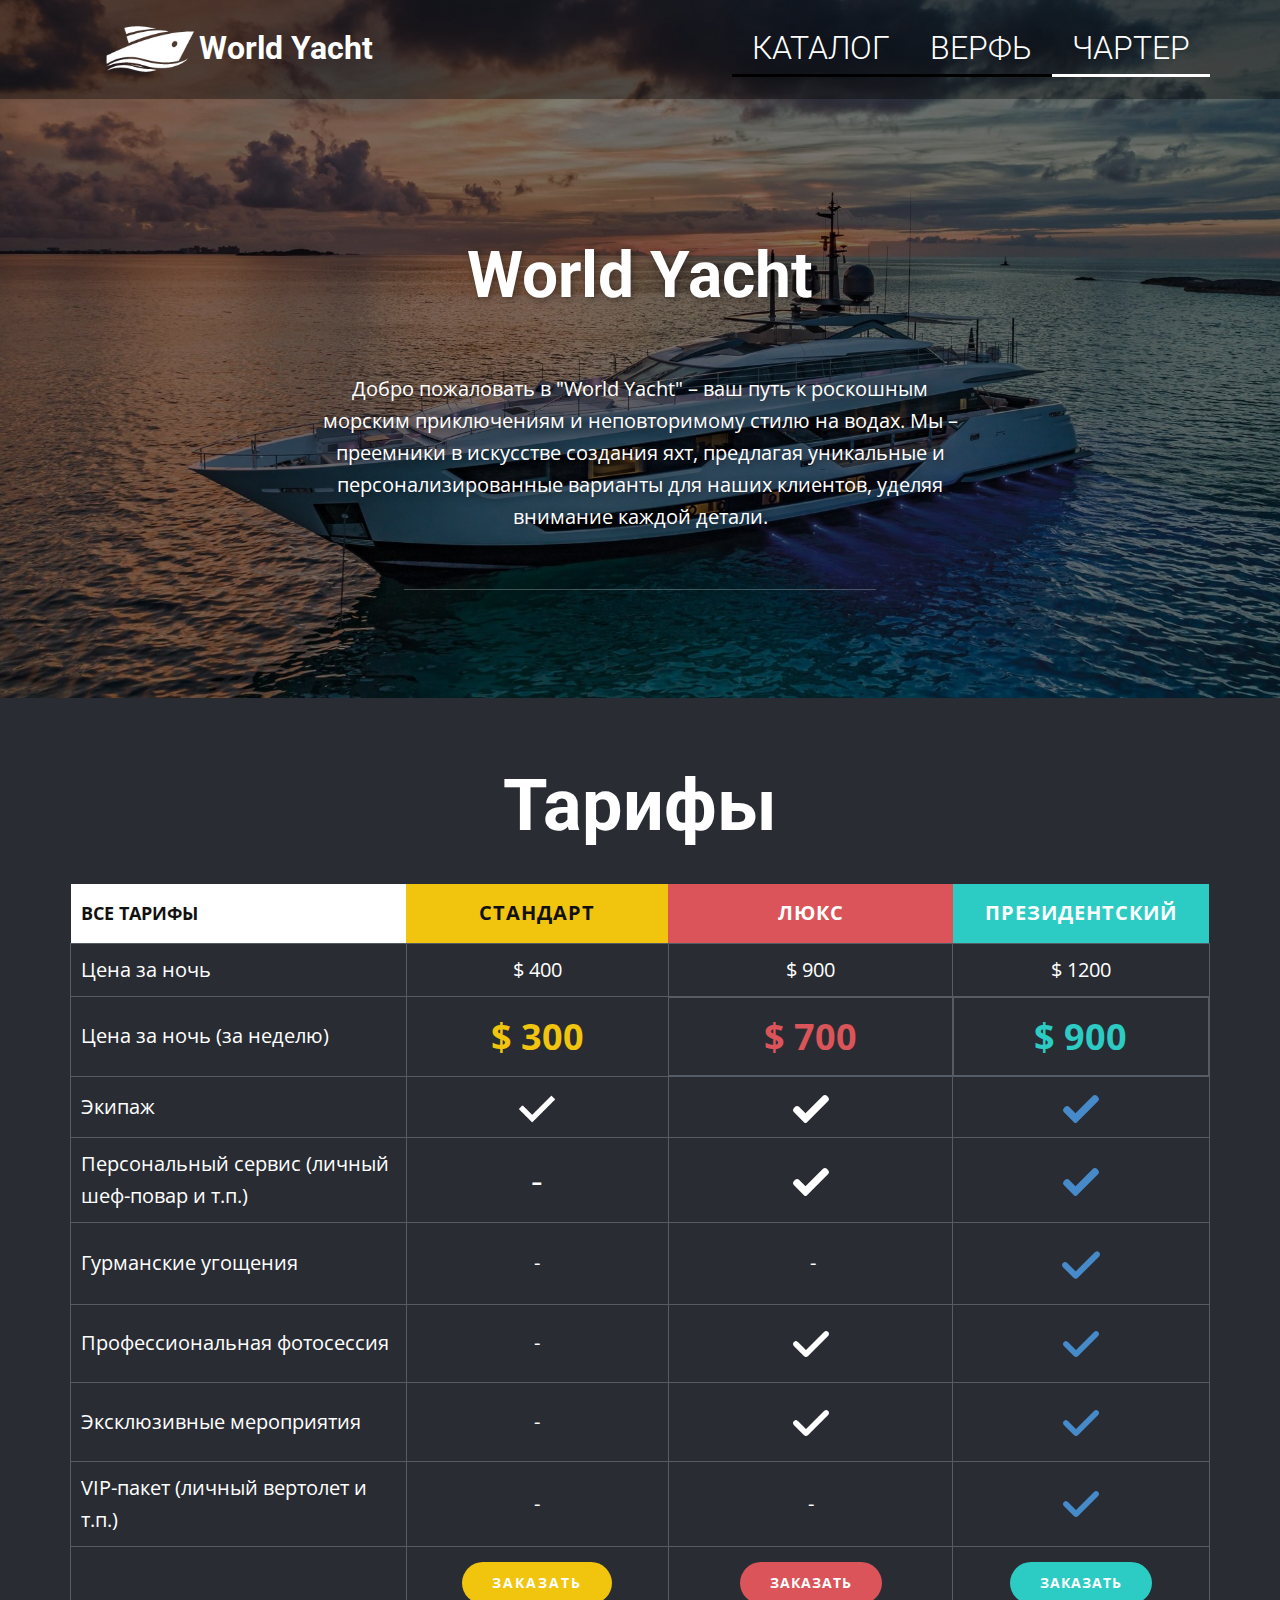
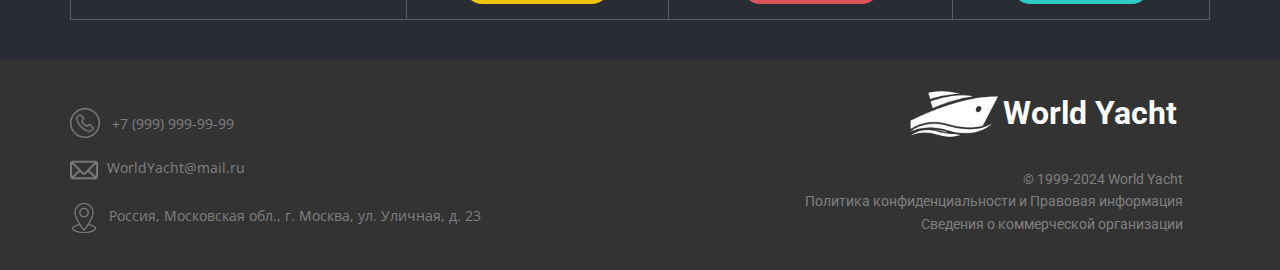
<file: КОНТАКТЫ.html>
<!DOCTYPE html>
<html style="font-size: 16px;" lang="ru"><head>
    <meta name="viewport" content="width=device-width, initial-scale=1.0">
    <meta charset="utf-8">
    <meta name="keywords" content="World Yacht">
    <meta name="description" content="">
    <title>КОНТАКТЫ</title>
    <link rel="stylesheet" href="style.css" media="screen">
<link rel="stylesheet" href="КОНТАКТЫ.css" media="screen">
    <script class="u-script" type="text/javascript" src="jquery.js" defer=""></script>
    <script class="u-script" type="text/javascript" src="javascript.js" defer=""></script>
    <meta name="generator" content="Nicepage 6.2.1, nicepage.com">
    <link id="u-theme-google-font" rel="stylesheet" href="https://fonts.googleapis.com/css?family=Roboto:100,100i,300,300i,400,400i,500,500i,700,700i,900,900i|Open+Sans:300,300i,400,400i,500,500i,600,600i,700,700i,800,800i">
   
    
    
    <script type="application/ld+json">{
		"@context": "http://schema.org",
		"@type": "Organization",
		"name": "Site1"
}</script>
    <meta name="theme-color" content="#478ac9">
    <meta property="og:title" content="КОНТАКТЫ">
    <meta property="og:description" content="">
    <meta property="og:type" content="website">
  <meta data-intl-tel-input-cdn-path="intlTelInput/"></head>
  <body data-path-to-root="./" data-include-products="false" class="u-body u-overlap u-overlap-contrast u-xl-mode" data-lang="ru"><header class="u-clearfix u-custom-color-2 u-header u-header" id="sec-4113"><div class="u-clearfix u-sheet u-sheet-1">
        <nav class="u-menu u-menu-one-level u-offcanvas u-menu-1">
          <div class="menu-collapse" style="font-size: 2rem; letter-spacing: 0px; font-weight: 300;">
            <a class="u-button-style u-custom-active-color u-custom-left-right-menu-spacing u-custom-padding-bottom u-custom-text-active-color u-custom-text-color u-custom-text-decoration u-custom-text-hover-color u-custom-top-bottom-menu-spacing u-nav-link u-text-active-palette-1-base u-text-hover-palette-2-base" href="#">
              <svg class="u-svg-link" viewBox="0 0 24 24"><use xmlns:xlink="http://www.w3.org/1999/xlink" xlink:href="#menu-hamburger"></use></svg>
              <svg class="u-svg-content" version="1.1" id="menu-hamburger" viewBox="0 0 16 16" x="0px" y="0px" xmlns:xlink="http://www.w3.org/1999/xlink" xmlns="http://www.w3.org/2000/svg"><g><rect y="1" width="16" height="2"></rect><rect y="7" width="16" height="2"></rect><rect y="13" width="16" height="2"></rect>
</g></svg>
            </a>
          </div>
          <div class="u-custom-menu u-nav-container">
            <ul class="u-custom-font u-heading-font u-nav u-unstyled u-nav-1"><li class="u-nav-item"><a class="u-border-3 u-border-active-white u-border-black u-border-hover-grey-50 u-border-no-left u-border-no-right u-border-no-top u-button-style u-nav-link u-text-active-white u-text-body-alt-color u-text-hover-grey-50" href="КАТАЛОГ.html" style="padding: 10px 20px;">КАТАЛОГ</a>
</li><li class="u-nav-item"><a class="u-border-3 u-border-active-white u-border-black u-border-hover-grey-50 u-border-no-left u-border-no-right u-border-no-top u-button-style u-nav-link u-text-active-white u-text-body-alt-color u-text-hover-grey-50" href="ВЕРФЬ.html" style="padding: 10px 20px;">ВЕРФЬ</a>
</li><li class="u-nav-item"><a class="u-border-3 u-border-active-white u-border-black u-border-hover-grey-50 u-border-no-left u-border-no-right u-border-no-top u-button-style u-nav-link u-text-active-white u-text-body-alt-color u-text-hover-grey-50" href="КОНТАКТЫ.html" style="padding: 10px 20px;">ЧАРТЕР</a>
</li></ul>
          </div>
          <div class="u-custom-menu u-nav-container-collapse">
            <div class="u-black u-container-style u-inner-container-layout u-opacity u-opacity-95 u-sidenav">
              <div class="u-inner-container-layout u-sidenav-overflow">
                <div class="u-menu-close"></div>
                <ul class="u-align-center u-nav u-popupmenu-items u-unstyled u-nav-2"><li class="u-nav-item"><a class="u-button-style u-nav-link" href="КАТАЛОГ.html">КАТАЛОГ</a>
</li><li class="u-nav-item"><a class="u-button-style u-nav-link" href="ВЕРФЬ.html">ВЕРФЬ</a>
</li><li class="u-nav-item"><a class="u-button-style u-nav-link" href="КОНТАКТЫ.html">ЧАРТЕР</a>
</li></ul>
              </div>
            </div>
            <div class="u-black u-menu-overlay u-opacity u-opacity-70"></div>
          </div>
        </nav>
        <div class="u-container-style u-group u-group-1" data-href="Главная.html">
          <div class="u-container-layout u-container-layout-1">
            <img class="custom-expanded u-image u-image-contain u-image-default u-preserve-proportions u-image-1" src="images/pngwing.com61.png" alt="" data-image-width="512" data-image-height="512">
            <h2 class="u-text u-text-1">
              <a class="u-active-none u-border-none u-btn u-button-link u-button-style u-custom-font u-heading-font u-hover-none u-none u-text-body-alt-color u-btn-1" href="Главная.html">World Yacht</a>
            </h2>
          </div>
        </div>
      </div></header>
    <section class="u-align-center u-clearfix u-image u-shading u-section-1" id="sec-3527" data-image-width="2560" data-image-height="1705">
      <div class="u-clearfix u-sheet u-sheet-1">
        <p class="u-custom-font u-heading-font u-text u-text-default u-text-1">World Yacht</p>
        <p class="u-heading-font u-text u-text-2"> Добро пожаловать в "World Yacht" – ваш путь к роскошным морским приключениям и неповторимому стилю на водах. Мы – преемники в искусстве создания яхт, предлагая уникальные и персонализированные варианты для наших клиентов, уделяя внимание каждой детали.</p>
        <div class="u-border-1 u-border-white u-line u-line-horizontal u-opacity u-opacity-25 u-line-1"></div>
      </div>
    </section>
    <section class="u-align-center u-clearfix u-palette-5-dark-3 u-section-2" id="carousel_253c">
      <div class="u-clearfix u-sheet u-sheet-1">
        <h1 class="u-text u-text-1">Тарифы</h1>
        <div class="u-expanded-width u-table u-table-responsive u-table-1">
          <table class="u-table-entity">
            <colgroup>
              <col width="29.5%">
              <col width="23%">
              <col width="25%">
              <col width="22.5%">
            </colgroup>
            <thead class="u-align-center u-table-header u-white u-table-header-1">
              <tr style="height: 59px;">
                <th class="u-align-left u-table-cell u-table-cell-1">Все тарифы</th>
                <th class="u-palette-3-base u-table-cell u-table-cell-2"><b>стандарт</b>
                </th>
                <th class="u-palette-2-base u-table-cell u-table-cell-3"><b>люкс</b>
                </th>
                <th class="u-palette-4-base u-table-cell u-table-cell-4"><b>президентский</b>
                  <br>
                </th>
              </tr>
            </thead>
            <tbody class="u-align-center u-palette-5-dark-3 u-table-body u-table-body-1">
              <tr style="height: 49px;">
                <td class="u-align-left u-border-1 u-border-palette-5-dark-2 u-first-column u-table-cell">Цена за ночь</td>
                <td class="u-border-1 u-border-palette-5-dark-2 u-table-cell">$ 400</td>
                <td class="u-border-1 u-border-palette-5-dark-2 u-table-cell">$ 900</td>
                <td class="u-border-1 u-border-palette-5-dark-2 u-table-cell">$ 1200</td>
              </tr>
              <tr style="height: 48px;">
                <td class="u-align-left u-border-1 u-border-palette-5-dark-2 u-table-cell">Цена за ночь (за неделю)</td>
                <td class="u-border-1 u-border-palette-5-dark-2 u-table-cell u-text-palette-3-base u-table-cell-10">$ 300</td>
                <td class="u-border-2 u-border-no-left u-border-no-right u-border-palette-5-dark-2 u-table-cell u-text-palette-2-base u-table-cell-11">$ 700</td>
                <td class="u-border-2 u-border-palette-5-dark-2 u-table-cell u-text-palette-4-base u-table-cell-12">$ 900</td>
              </tr>
              <tr style="height: 46px;">
                <td class="u-align-left u-border-1 u-border-palette-5-dark-2 u-first-column u-table-cell">Экипаж</td>
                <td class="u-border-1 u-border-palette-5-dark-2 u-table-cell u-table-cell-14"><span class="u-file-icon u-icon u-text-white"><img src="images/33281-53c305c4.png" alt=""></span>
                </td>
                <td class="u-border-1 u-border-palette-5-dark-2 u-table-cell u-table-cell-15">&nbsp;<span class="u-icon"><svg class="u-svg-content" viewBox="0 -46 417.81333 417" style="width: 1em; height: 1em;"><path d="m159.988281 318.582031c-3.988281 4.011719-9.429687 6.25-15.082031 6.25s-11.09375-2.238281-15.082031-6.25l-120.449219-120.46875c-12.5-12.5-12.5-32.769531 0-45.246093l15.082031-15.085938c12.503907-12.5 32.75-12.5 45.25 0l75.199219 75.203125 203.199219-203.203125c12.503906-12.5 32.769531-12.5 45.25 0l15.082031 15.085938c12.5 12.5 12.5 32.765624 0 45.246093zm0 0"></path></svg></span>&nbsp;
                </td>
                <td class="u-border-1 u-border-palette-5-dark-2 u-table-cell u-text-palette-1-base u-table-cell-16"><span class="u-icon"><svg class="u-svg-content" viewBox="0 -46 417.81333 417" style="width: 1em; height: 1em;"><path d="m159.988281 318.582031c-3.988281 4.011719-9.429687 6.25-15.082031 6.25s-11.09375-2.238281-15.082031-6.25l-120.449219-120.46875c-12.5-12.5-12.5-32.769531 0-45.246093l15.082031-15.085938c12.503907-12.5 32.75-12.5 45.25 0l75.199219 75.203125 203.199219-203.203125c12.503906-12.5 32.769531-12.5 45.25 0l15.082031 15.085938c12.5 12.5 12.5 32.765624 0 45.246093zm0 0"></path></svg></span>
                </td>
              </tr>
              <tr style="height: 65px;">
                <td class="u-align-left u-border-1 u-border-palette-5-dark-2 u-table-cell">Персональный сервис (личный шеф-повар и т.п.)</td>
                <td class="u-border-1 u-border-palette-5-dark-2 u-table-cell u-table-cell-18">-</td>
                <td class="u-border-1 u-border-palette-5-dark-2 u-table-cell u-table-cell-19">&nbsp;<span class="u-icon"><svg class="u-svg-content" viewBox="0 -46 417.81333 417" style="width: 1em; height: 1em;"><path d="m159.988281 318.582031c-3.988281 4.011719-9.429687 6.25-15.082031 6.25s-11.09375-2.238281-15.082031-6.25l-120.449219-120.46875c-12.5-12.5-12.5-32.769531 0-45.246093l15.082031-15.085938c12.503907-12.5 32.75-12.5 45.25 0l75.199219 75.203125 203.199219-203.203125c12.503906-12.5 32.769531-12.5 45.25 0l15.082031 15.085938c12.5 12.5 12.5 32.765624 0 45.246093zm0 0"></path></svg></span>&nbsp;
                </td>
                <td class="u-border-1 u-border-palette-5-dark-2 u-table-cell u-text-palette-1-base u-table-cell-20">&nbsp;<span class="u-icon"><svg class="u-svg-content" viewBox="0 -46 417.81333 417" style="width: 1em; height: 1em;"><path d="m159.988281 318.582031c-3.988281 4.011719-9.429687 6.25-15.082031 6.25s-11.09375-2.238281-15.082031-6.25l-120.449219-120.46875c-12.5-12.5-12.5-32.769531 0-45.246093l15.082031-15.085938c12.503907-12.5 32.75-12.5 45.25 0l75.199219 75.203125 203.199219-203.203125c12.503906-12.5 32.769531-12.5 45.25 0l15.082031 15.085938c12.5 12.5 12.5 32.765624 0 45.246093zm0 0"></path></svg></span>&nbsp;
                </td>
              </tr>
              <tr style="height: 73px;">
                <td class="u-align-left u-border-1 u-border-palette-5-dark-2 u-first-column u-table-cell">Гурманские угощения</td>
                <td class="u-border-1 u-border-palette-5-dark-2 u-table-cell"> -</td>
                <td class="u-border-1 u-border-palette-5-dark-2 u-table-cell"> &nbsp;-</td>
                <td class="u-border-1 u-border-palette-5-dark-2 u-table-cell"><span class="u-file-icon u-icon u-text-palette-1-base u-icon-6"><img src="images/1055183-34e4b8c9.png" alt=""></span>
                </td>
              </tr>
              <tr style="height: 27px;">
                <td class="u-align-left u-border-1 u-border-palette-5-dark-2 u-table-cell">Профессиональная фотосессия</td>
                <td class="u-border-1 u-border-palette-5-dark-2 u-table-cell">-</td>
                <td class="u-border-1 u-border-palette-5-dark-2 u-table-cell"><span class="u-file-icon u-icon u-text-white u-icon-7" data-animation-name="" data-animation-duration="0" data-animation-delay="0" data-animation-direction=""><img src="images/1055183-fa2b2373.png" alt=""></span>
                </td>
                <td class="u-border-1 u-border-palette-5-dark-2 u-table-cell"><span class="u-file-icon u-icon u-text-palette-1-base u-icon-8"><img src="images/1055183-34e4b8c9.png" alt=""></span>
                </td>
              </tr>
              <tr style="height: 73px;">
                <td class="u-align-left u-border-1 u-border-palette-5-dark-2 u-table-cell">Эксклюзивные мероприятия</td>
                <td class="u-border-1 u-border-palette-5-dark-2 u-table-cell">-</td>
                <td class="u-border-1 u-border-palette-5-dark-2 u-table-cell"><span class="u-file-icon u-icon u-text-white u-icon-9"><img src="images/1055183-fa2b2373.png" alt=""></span>
                </td>
                <td class="u-border-1 u-border-palette-5-dark-2 u-table-cell"><span class="u-file-icon u-icon u-text-palette-1-base u-icon-10"><img src="images/1055183-34e4b8c9.png" alt=""></span>
                </td>
              </tr>
              <tr style="height: 73px;">
                <td class="u-align-left u-border-1 u-border-palette-5-dark-2 u-table-cell">VIP-пакет (личный вертолет и т.п.)</td>
                <td class="u-border-1 u-border-palette-5-dark-2 u-table-cell">-</td>
                <td class="u-border-1 u-border-palette-5-dark-2 u-table-cell">-</td>
                <td class="u-border-1 u-border-palette-5-dark-2 u-table-cell"><span class="u-file-icon u-icon u-text-palette-1-base u-icon-11"><img src="images/1055183-34e4b8c9.png" alt=""></span>
                </td>
              </tr>
              <tr style="height: 73px;">
                <td class="u-align-left u-border-1 u-border-palette-5-dark-2 u-table-cell"></td>
                <td class="u-border-1 u-border-palette-5-dark-2 u-table-cell">
                  <a href="КОНТАКТЫ.html" class="u-border-none u-btn u-btn-round u-button-style u-palette-3-base u-radius-50 u-text-body-alt-color u-btn-1"> Заказать</a>
                </td>
                <td class="u-border-1 u-border-palette-5-dark-2 u-table-cell">
                  <a href="КОНТАКТЫ.html" class="u-btn u-btn-round u-button-style u-palette-2-base u-radius-50 u-text-body-alt-color u-btn-2" rel="nofollow"> Заказать</a>
                </td>
                <td class="u-border-1 u-border-palette-5-dark-2 u-table-cell">
                  <a href="КОНТАКТЫ.html" class="u-border-none u-btn u-btn-round u-button-style u-palette-4-base u-radius-50 u-text-body-alt-color u-btn-3">Заказать</a>
                </td>
              </tr>
            </tbody>
          </table>
        </div>
      </div>
    </section>
    
    
    
    <footer class="u-align-center u-clearfix u-footer u-grey-80 u-footer" id="sec-037c"><div class="u-clearfix u-sheet u-sheet-1">
        <div class="u-container-style u-group u-group-1" data-href="Главная.html">
          <div class="u-container-layout u-container-layout-1">
            <img class="custom-expanded u-image u-image-contain u-image-default u-preserve-proportions u-image-1" src="images/pngwing.com61.png" alt="" data-image-width="512" data-image-height="512">
            <h2 class="u-text u-text-1">
              <a class="u-active-none u-border-none u-btn u-button-link u-button-style u-custom-font u-heading-font u-hover-none u-none u-text-body-alt-color u-btn-1" href="Главная.html">World Yacht</a>
            </h2>
          </div>
        </div>
        <p class="u-align-left u-heading-font u-text u-text-grey-50 u-text-2"><span class="u-file-icon u-icon u-text-grey-50 u-icon-1"><img src="images/4041480-0ae93a6d.png" alt=""></span>&nbsp;​+7 (999) 999-99-99
        </p>
        <p class="u-align-left u-heading-font u-text u-text-grey-50 u-text-3"><span class="u-file-icon u-icon u-text-grey-50 u-icon-2"><img src="images/80599-50ffcbf0.png" alt=""></span>&nbsp;​WorldYacht@mail.ru
        </p>
        <p class="u-align-left u-heading-font u-text u-text-grey-50 u-text-4"><span class="u-file-icon u-icon u-text-grey-50 u-icon-3"><img src="images/5428986-76d00617.png" alt=""></span>&nbsp;​Россия, Московская обл., г. Москва, ул. Уличная, д. 23
        </p>
        <p class="u-align-right u-custom-font u-heading-font u-small-text u-text u-text-grey-50 u-text-variant u-text-5"> © 1999-2024 World Yacht<br>Политика конфиденциальности и Правовая информация<br>Сведения о коммерческой организации
        </p>
      </div></footer>
  
</body></html>
</file>
